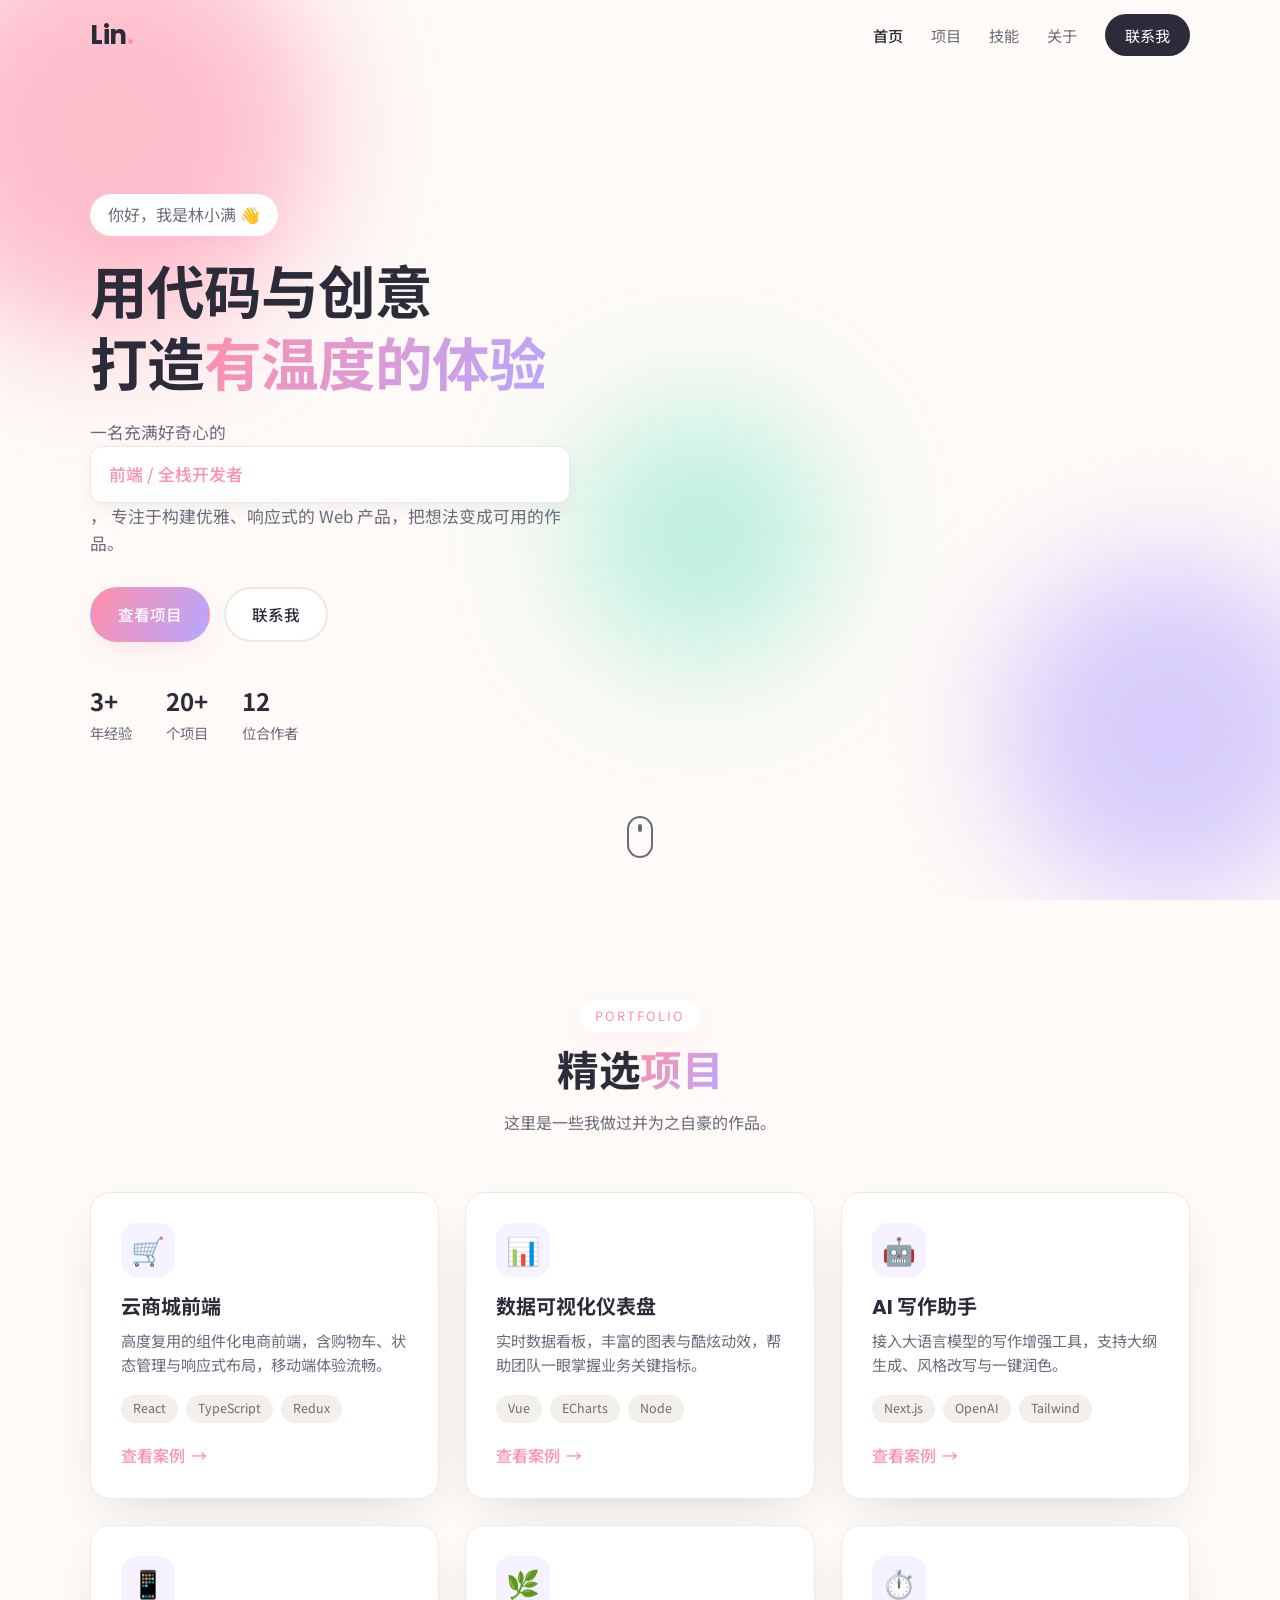
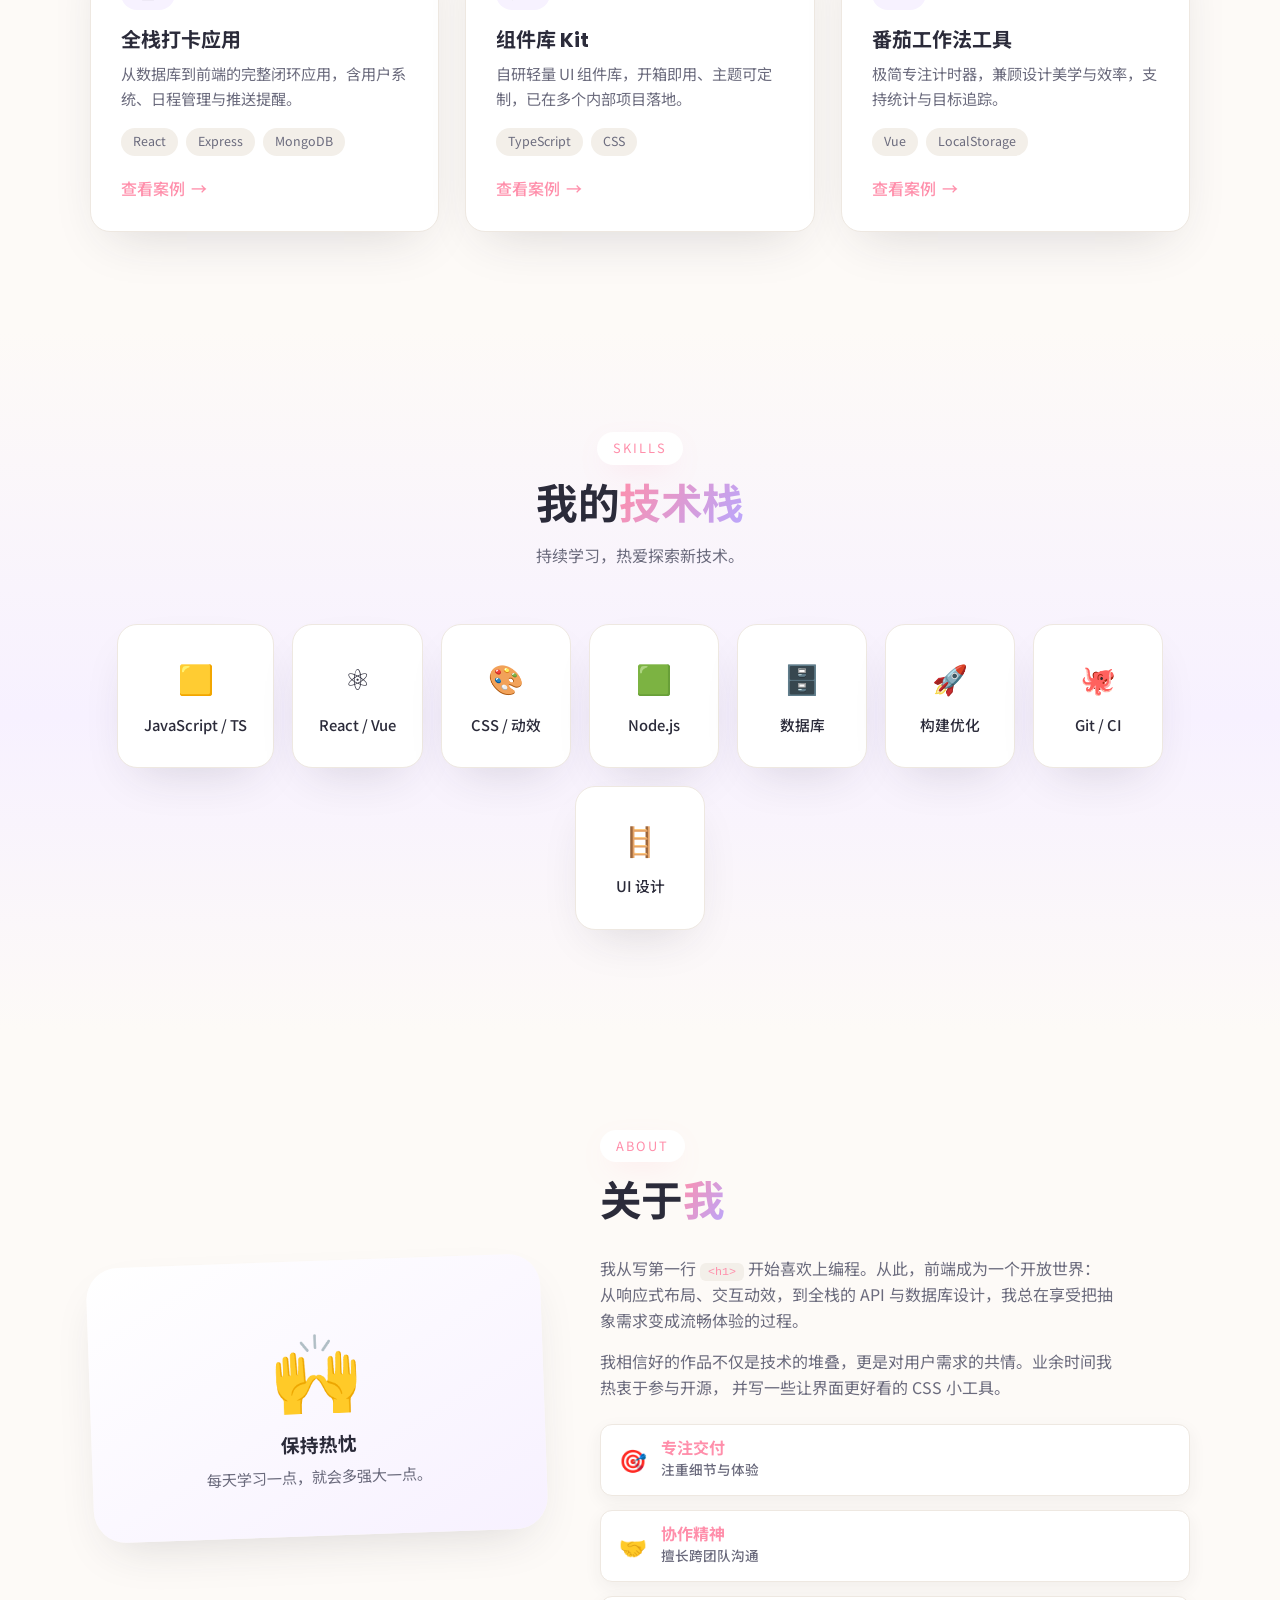
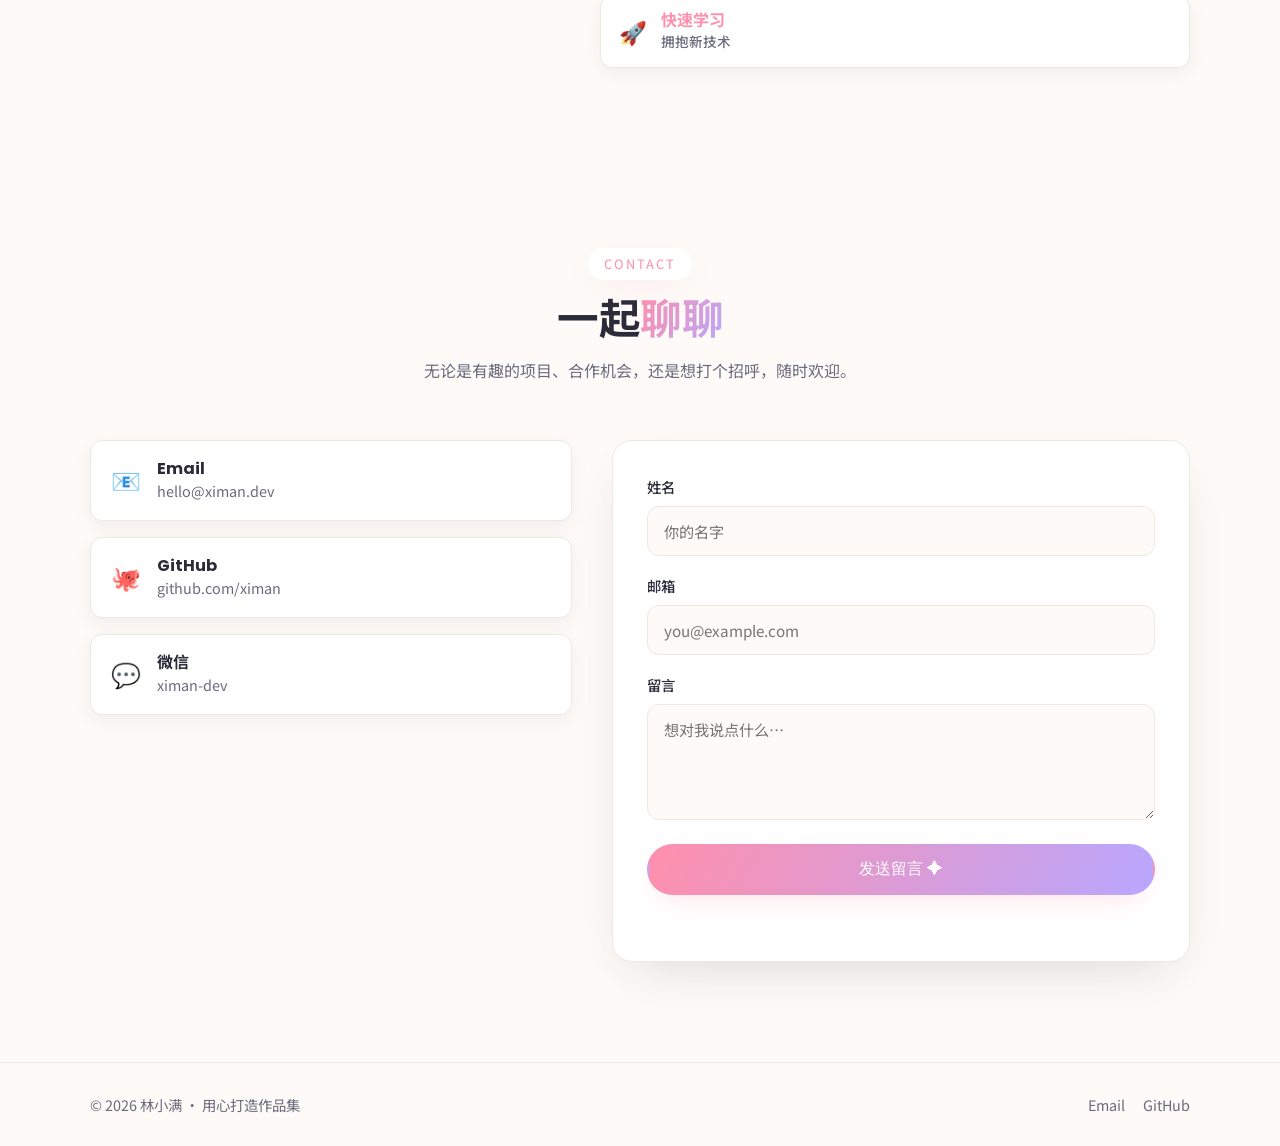
<file: lable02/index.html>
<!DOCTYPE html>
<html lang="zh-CN">
<head>
  <meta charset="UTF-8" />
  <meta name="viewport" content="width=device-width, initial-scale=1.0" />
  <title>林小满 · 前端 / 全栈开发者作品集</title>
  <meta name="description" content="林小满的个人作品集 — 前端 / 全栈开发者，展示项目、技术栈与联系方式。" />
  <link rel="preconnect" href="https://fonts.googleapis.com" />
  <link rel="preconnect" href="https://fonts.gstatic.com" crossorigin />
  <link href="https://fonts.googleapis.com/css2?family=Noto+Sans+SC:wght@300;400;500;700&family=Poppins:wght@400;500;600;700&display=swap" rel="stylesheet" />
  <link rel="stylesheet" href="css/style.css" />
</head>
<body>
  <!-- 顶栏导航 -->
  <header class="nav" id="nav">
    <div class="nav-inner container">
      <a href="#hero" class="nav-brand">Lin<span class="dot">.</span></a>
      <nav class="nav-links" id="navLinks">
        <a href="#home" class="nav-link active" data-section="home">首页</a>
        <a href="#projects" class="nav-link" data-section="projects">项目</a>
        <a href="#skills" class="nav-link" data-section="skills">技能</a>
        <a href="#about" class="nav-link" data-section="about">关于</a>
        <a href="#contact" class="nav-link btn-nav" data-section="contact">联系我</a>
      </nav>
      <button class="nav-toggle" id="navToggle" aria-label="打开菜单" aria-expanded="false">
        <span></span><span></span><span></span>
      </button>
    </div>
  </header>

  <!-- 英雄区 -->
  <section class="hero" id="home">
    <div class="blob blob-1"></div>
    <div class="blob blob-2"></div>
    <div class="blob blob-3"></div>
    <div class="container hero-content">
      <div class="hero-text">
        <p class="hero-eyebrow" data-reveal>你好，我是林小满 👋</p>
        <h1 class="hero-title" data-reveal>
          用代码与创意<br />打造<span class="grad">有温度的体验</span>
        </h1>
        <p class="hero-sub" data-reveal>
          一名充满好奇心的<span class="highlight">前端 / 全栈开发者</span>，
          专注于构建优雅、响应式的 Web 产品，把想法变成可用的作品。
        </p>
        <div class="hero-actions" data-reveal>
          <a href="#projects" class="btn btn-primary">查看项目</a>
          <a href="#contact" class="btn btn-ghost">联系我</a>
        </div>
        <div class="hero-meta" data-reveal>
          <div class="meta-item"><strong>3+</strong><span>年经验</span></div>
          <div class="meta-item"><strong>20+</strong><span>个项目</span></div>
          <div class="meta-item"><strong>12</strong><span>位合作者</span></div>
        </div>
      </div>
      <div class="hero-visual" data-reveal-delay>
        <div class="avatar-card">
          <div class="avatar-emoji">🧑‍💻</div>
          <div class="avatar-info">
            <h3>林小满</h3>
            <p>Web Developer</p>
          </div>
        </div>
        <div class="floating-chip chip-1">✨ React</div>
        <div class="floating-chip chip-2">⚡ Fast &amp; Responsive</div>
        <div class="floating-chip chip-3">💙 Clean Code</div>
      </div>
    </div>
    <a href="#projects" class="scroll-hint" aria-label="向下滚动">
      <span class="mouse"><span class="wheel"></span></span>
    </a>
  </section>

  <!-- 项目展示 -->
  <section class="section projects" id="projects">
    <div class="container">
      <div class="section-head" data-reveal>
        <span class="section-tag">Portfolio</span>
        <h2 class="section-title">精选<span class="grad">项目</span></h2>
        <p class="section-desc">这里是一些我做过并为之自豪的作品。</p>
      </div>
      <div class="projects-grid" id="projectsGrid"></div>
    </div>
  </section>

  <!-- 技能 -->
  <section class="section skills" id="skills">
    <div class="container">
      <div class="section-head" data-reveal>
        <span class="section-tag">Skills</span>
        <h2 class="section-title">我的<span class="grad">技术栈</span></h2>
        <p class="section-desc">持续学习，热爱探索新技术。</p>
      </div>
      <div class="skills-list" id="skillsList"></div>
    </div>
  </section>

  <!-- 关于我 -->
  <section class="section about" id="about">
    <div class="container about-grid">
      <div class="about-visual" data-reveal>
        <div class="about-card">
          <div class="about-emoji">🙌</div>
          <h3>保持热忱</h3>
          <p>每天学习一点，就会多强大一点。</p>
        </div>
      </div>
      <div class="about-text">
        <div class="section-head left" data-reveal>
          <span class="section-tag">About</span>
          <h2 class="section-title">关于<span class="grad">我</span></h2>
        </div>
        <p class="about-para" data-reveal>
          我从写第一行 <code>&lt;h1&gt;</code> 开始喜欢上编程。从此，前端成为一个开放世界：
          从响应式布局、交互动效，到全栈的 API 与数据库设计，我总在享受把抽象需求变成流畅体验的过程。
        </p>
        <p class="about-para" data-reveal>
          我相信好的作品不仅是技术的堆叠，更是对用户需求的共情。业余时间我热衷于参与开源，
          并写一些让界面更好看的 CSS 小工具。
        </p>
        <div class="about-highlights" data-reveal>
          <div class="highlight"><span class="h-icon">🎯</span><div><h4>专注交付</h4><p>注重细节与体验</p></div></div>
          <div class="highlight"><span class="h-icon">🤝</span><div><h4>协作精神</h4><p>擅长跨团队沟通</p></div></div>
          <div class="highlight"><span class="h-icon">🚀</span><div><h4>快速学习</h4><p>拥抱新技术</p></div></div>
        </div>
      </div>
    </div>
  </section>

  <!-- 联系 -->
  <section class="section contact" id="contact">
    <div class="container">
      <div class="section-head" data-reveal>
        <span class="section-tag">Contact</span>
        <h2 class="section-title">一起<span class="grad">聊聊</span></h2>
        <p class="section-desc">无论是有趣的项目、合作机会，还是想打个招呼，随时欢迎。</p>
      </div>
      <div class="contact-inner">
        <div class="contact-channels" data-reveal>
          <a href="mailto:hello@ximan.dev" class="channel-card">
            <span class="channel-icon">📧</span>
            <div><h4>Email</h4><p>hello@ximan.dev</p></div>
          </a>
          <a href="https://github.com" target="_blank" rel="noopener" class="channel-card">
            <span class="channel-icon">🐙</span>
            <div><h4>GitHub</h4><p>github.com/ximan</p></div>
          </a>
          <a href="https://weixin.qq.com" target="_blank" rel="noopener" class="channel-card">
            <span class="channel-icon">💬</span>
            <div><h4>微信</h4><p>ximan-dev</p></div>
          </a>
        </div>
        <form class="contact-form" id="contactForm" data-reveal>
          <div class="field">
            <label for="name">姓名</label>
            <input type="text" id="name" name="name" placeholder="你的名字" required />
          </div>
          <div class="field">
            <label for="email">邮箱</label>
            <input type="email" id="email" name="email" placeholder="you@example.com" required />
          </div>
          <div class="field">
            <label for="message">留言</label>
            <textarea id="message" name="message" rows="4" placeholder="想对我说点什么…" required></textarea>
          </div>
          <button type="submit" class="btn btn-primary btn-block">发送留言 ✦</button>
          <p class="form-note" id="formNote"></p>
        </form>
      </div>
    </div>
  </section>

  <!-- 页脚 -->
  <footer class="footer">
    <div class="container footer-inner">
      <p>© <span id="year"></span> 林小满 · 用心打造作品集</p>
      <p class="footer-links">
        <a href="mailto:hello@ximan.dev">Email</a>
        <a href="https://github.com" target="_blank" rel="noopener">GitHub</a>
      </p>
    </div>
  </footer>

  <script src="js/main.js"></script>
</body>
</html>
</file>
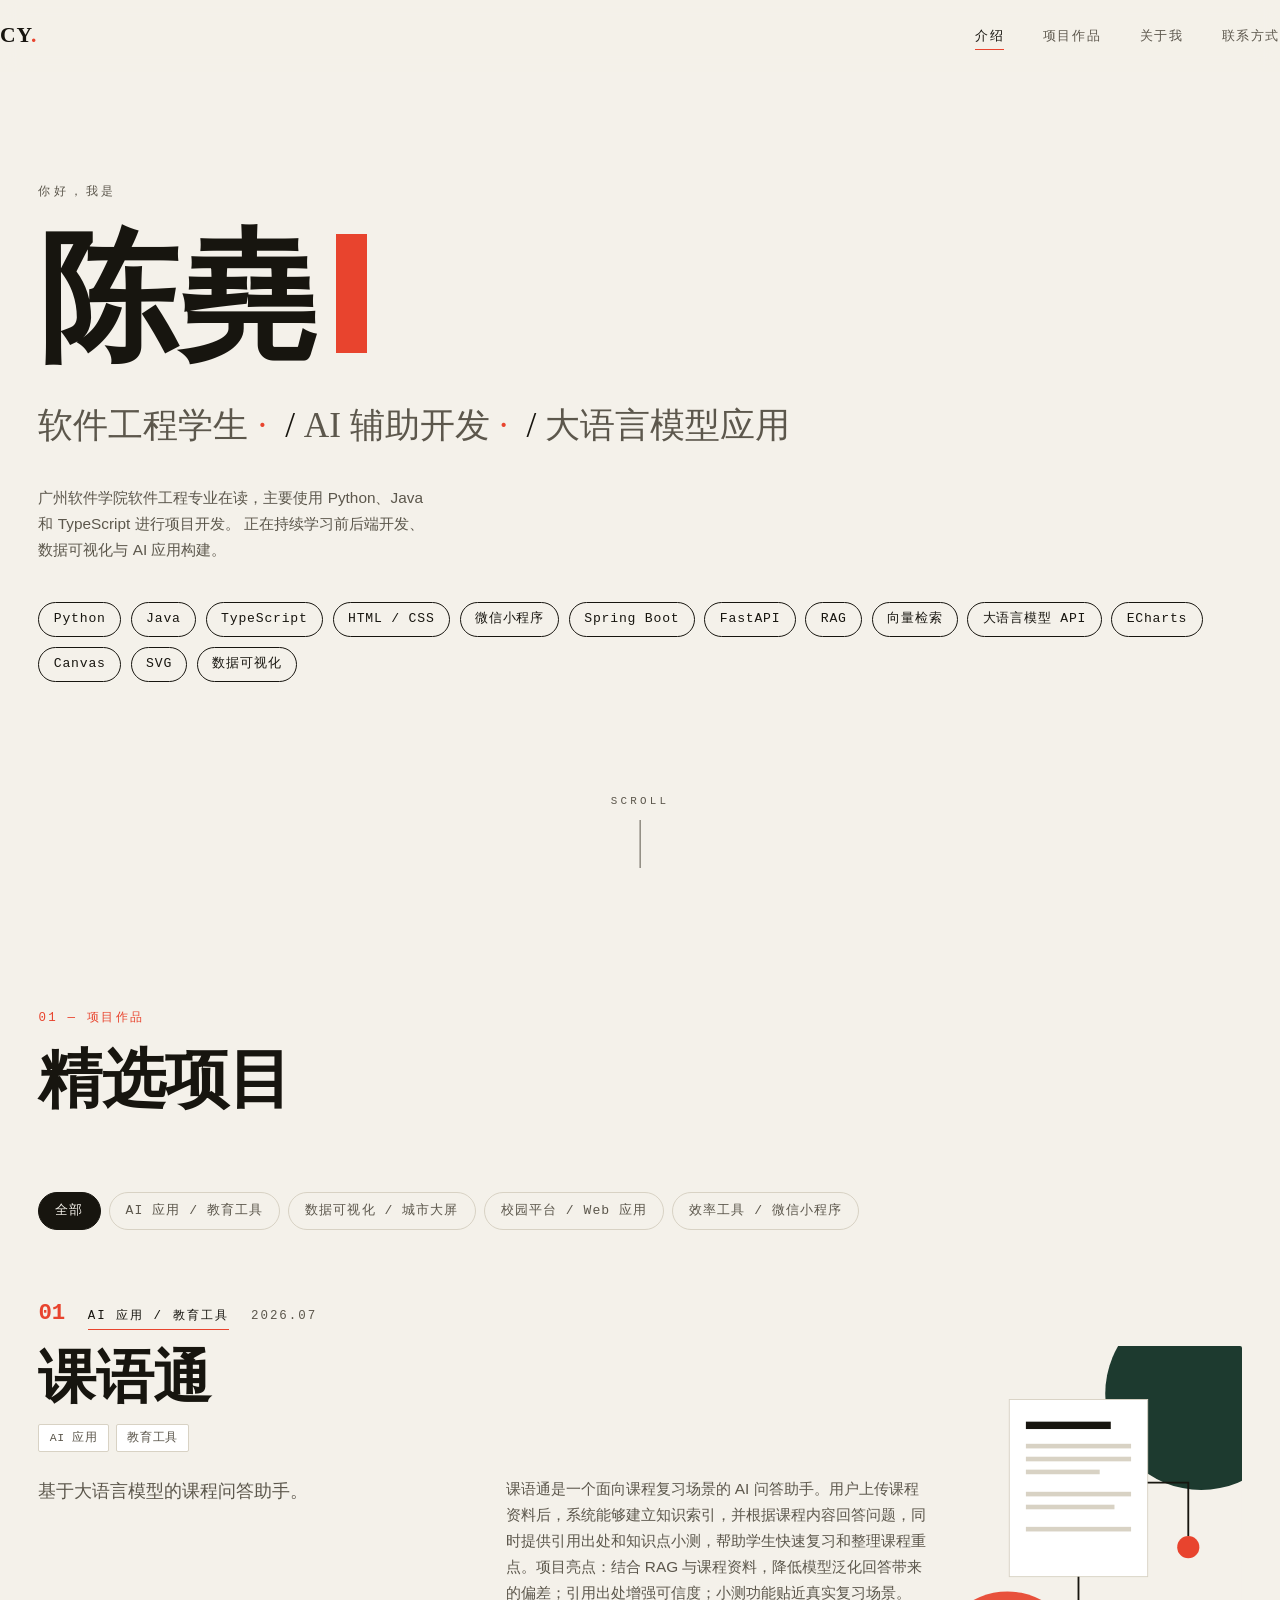
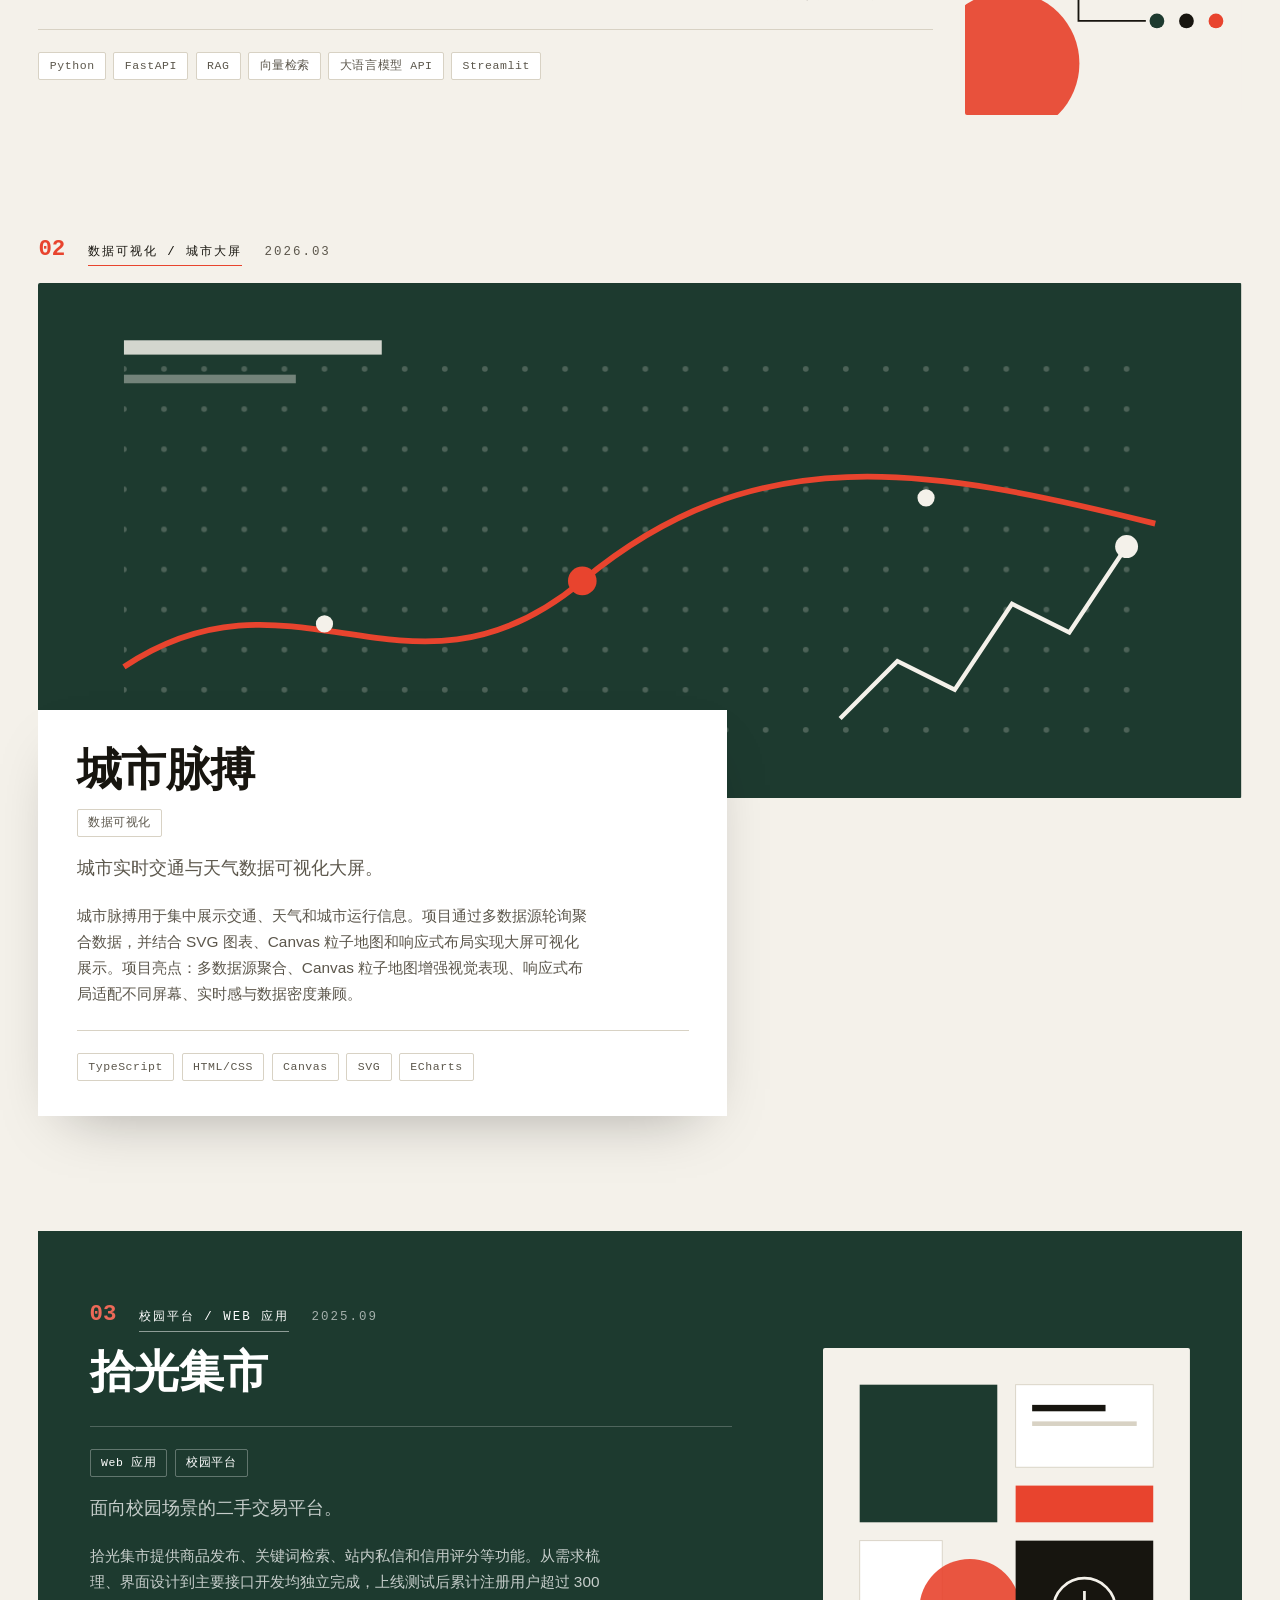
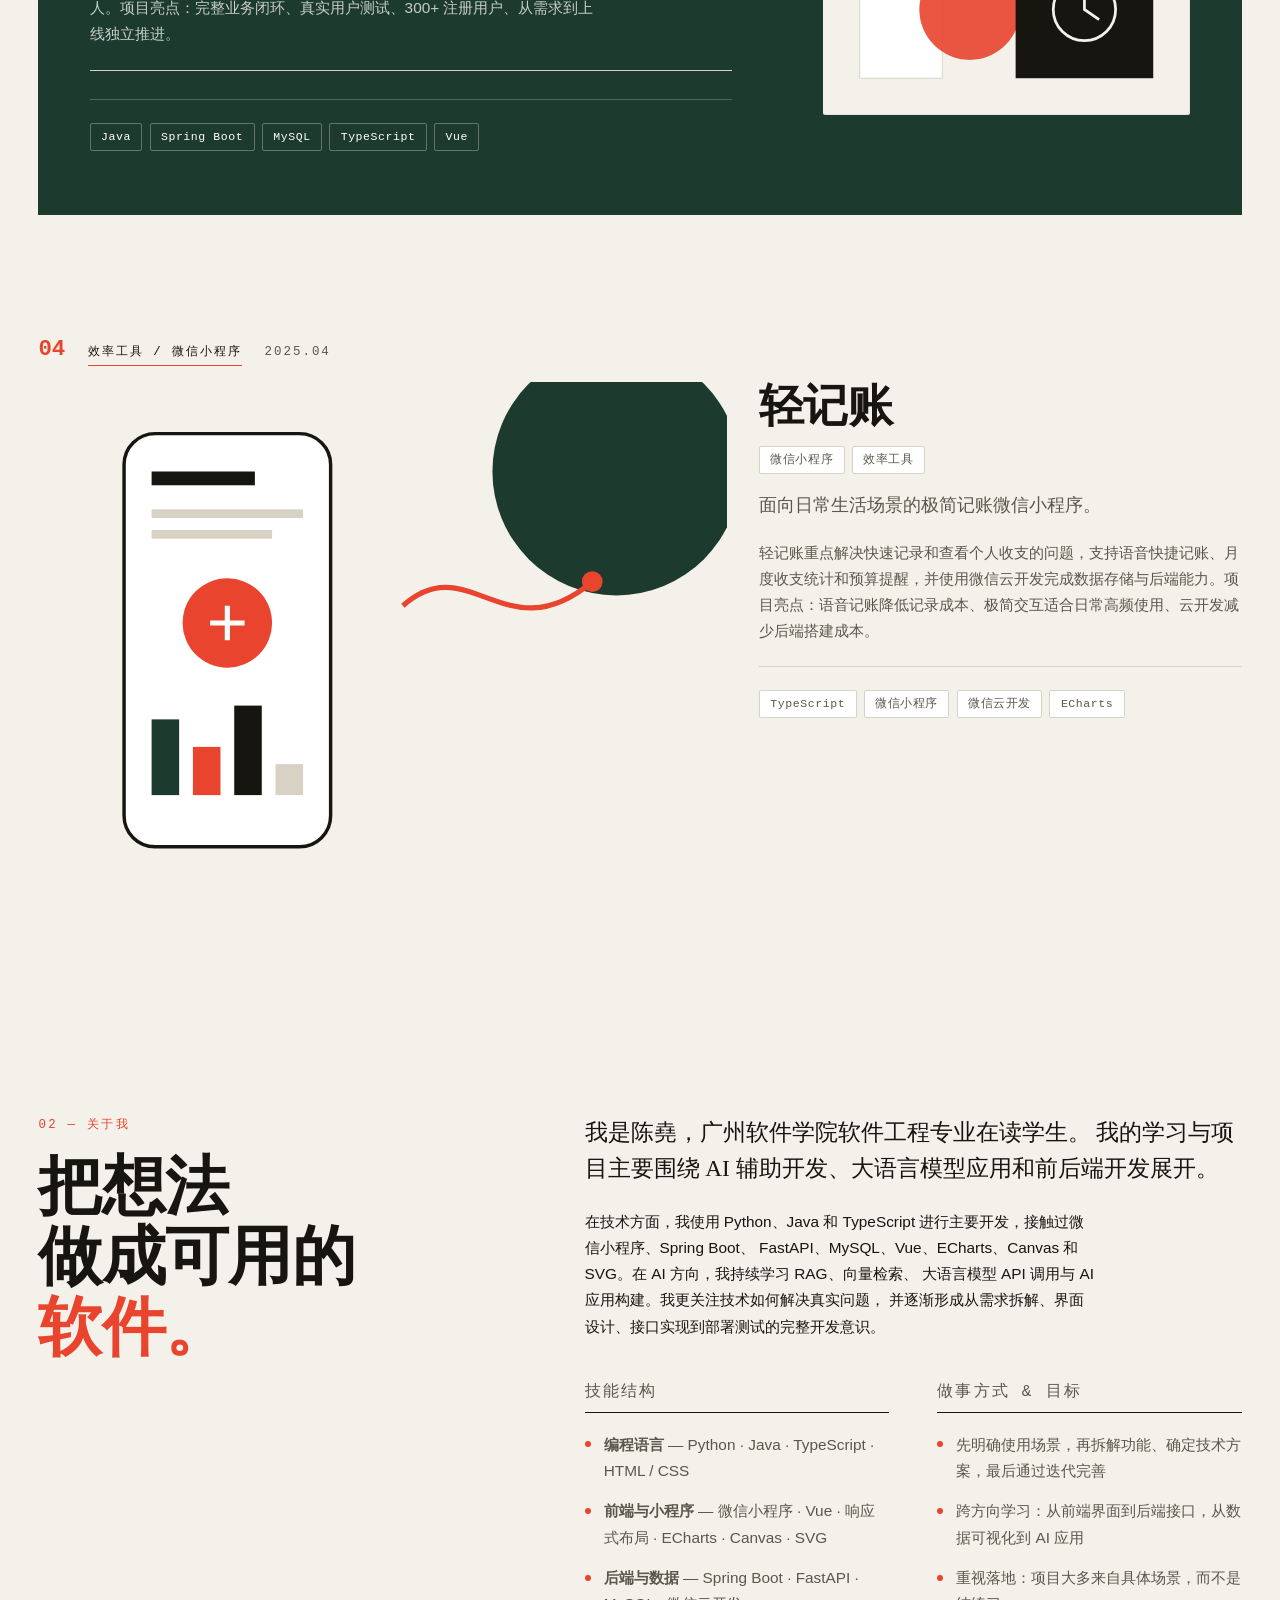
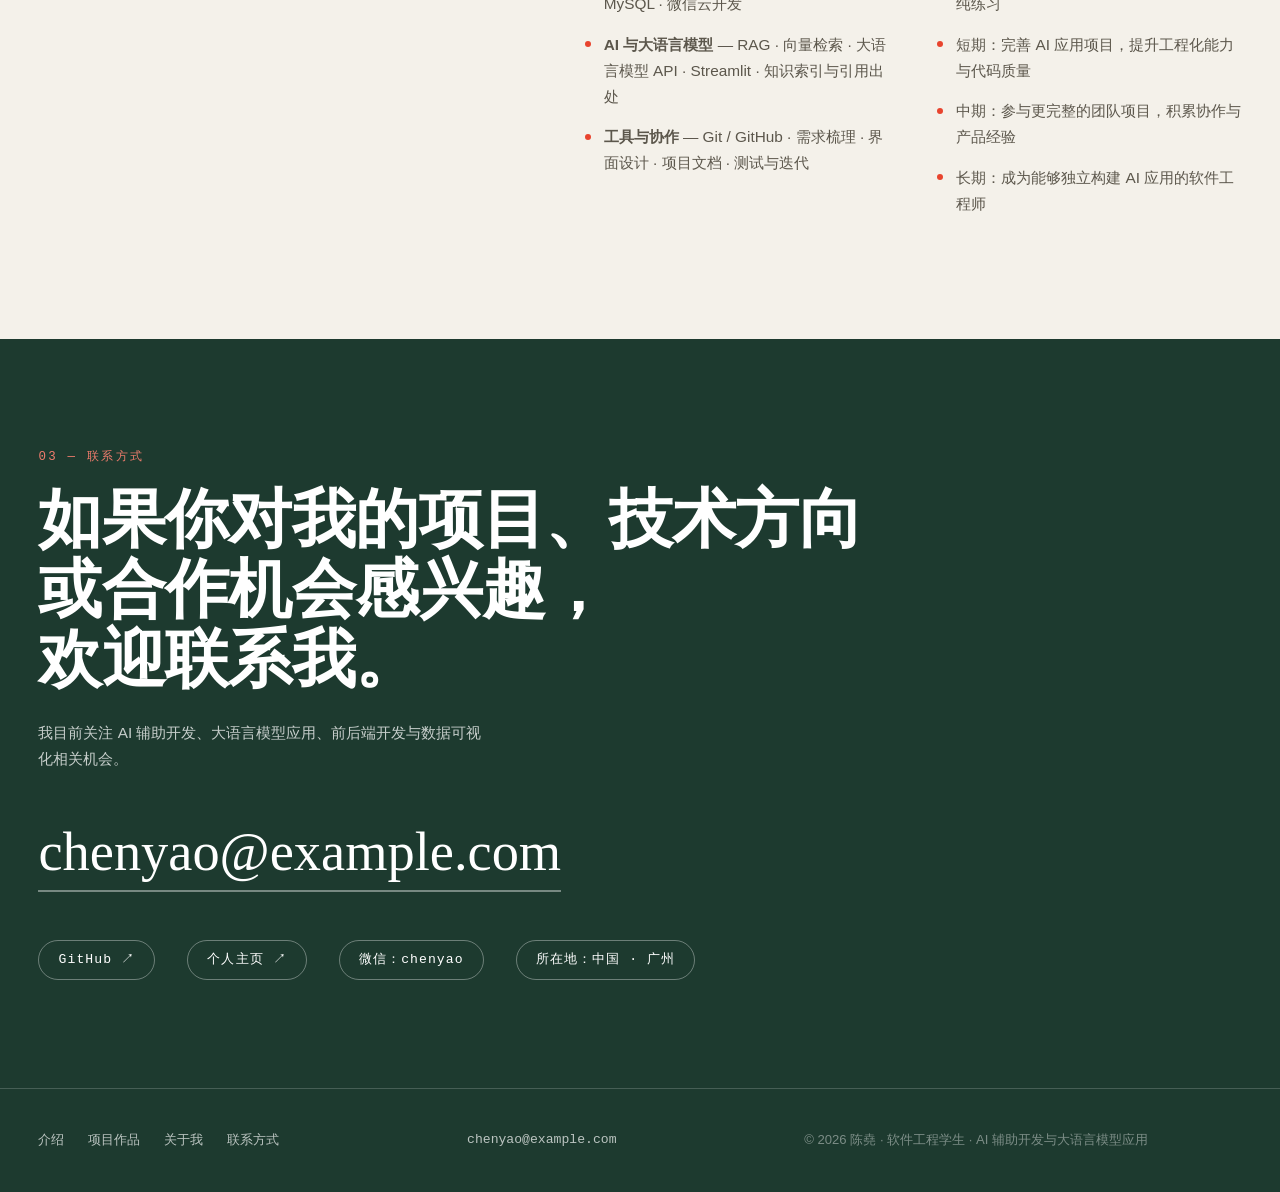
<file: lable03/index.html>
<!DOCTYPE html>
<html lang="zh-CN">
<head>
  <meta charset="UTF-8">
  <meta name="viewport" content="width=device-width, initial-scale=1.0">
  <title>陈堯 · 软件工程作品集</title>
  <meta name="description" content="陈堯的个人作品集 — 软件工程学生，关注 AI 辅助开发与大语言模型应用">
  <link rel="preconnect" href="https://fonts.googleapis.com">
  <link rel="stylesheet" href="css/base.css">
  <link rel="stylesheet" href="css/layout.css">
  <link rel="stylesheet" href="css/components.css">
  <link rel="stylesheet" href="css/projects.css">
  <link rel="stylesheet" href="css/responsive.css">
</head>
<body>

  <!-- ===== 顶部导航 ===== -->
  <header class="site-header" id="site-header">
    <div class="container header-inner">
      <a href="#intro" class="brand" aria-label="返回顶部">CY<span class="brand-dot">.</span></a>

      <nav class="site-nav" id="site-nav" aria-label="主导航">
        <ul class="nav-list">
          <li><a href="#intro" class="nav-link" data-section="intro">介绍</a></li>
          <li><a href="#works" class="nav-link" data-section="works">项目作品</a></li>
          <li><a href="#about" class="nav-link" data-section="about">关于我</a></li>
          <li><a href="#contact" class="nav-link" data-section="contact">联系方式</a></li>
        </ul>
      </nav>

      <button class="menu-toggle" id="menu-toggle" aria-expanded="false" aria-controls="site-nav" aria-label="打开菜单">
        <span class="menu-bar"></span>
        <span class="menu-bar"></span>
        <span class="menu-bar"></span>
      </button>
    </div>
  </header>

  <main>
    <!-- ===== 首屏 / 个人介绍 ===== -->
    <section id="intro" class="hero">
      <div class="container">
        <p class="hero-kicker reveal">你好，我是</p>
        <h1 class="hero-title reveal">
          陈堯<span class="accent-block"></span>
        </h1>
        <p class="hero-sub reveal">
          <em>软件工程学生</em> / <em>AI 辅助开发</em> / <em>大语言模型应用</em>
        </p>
        <p class="hero-desc reveal">
          广州软件学院软件工程专业在读，主要使用 Python、Java 和 TypeScript 进行项目开发。
          正在持续学习前后端开发、数据可视化与 AI 应用构建。
        </p>
        <ul class="skill-tags reveal" aria-label="技能关键词">
          <li>Python</li>
          <li>Java</li>
          <li>TypeScript</li>
          <li>HTML / CSS</li>
          <li>微信小程序</li>
          <li>Spring Boot</li>
          <li>FastAPI</li>
          <li>RAG</li>
          <li>向量检索</li>
          <li>大语言模型 API</li>
          <li>ECharts</li>
          <li>Canvas</li>
          <li>SVG</li>
          <li>数据可视化</li>
        </ul>
      </div>
      <a href="#works" class="scroll-hint" aria-label="向下滚动查看作品">
        <span class="scroll-hint-text">SCROLL</span>
        <span class="scroll-hint-line"></span>
      </a>
    </section>

    <!-- ===== 项目作品 ===== -->
    <section id="works" class="works">
      <div class="container">
        <div class="section-head">
          <p class="section-kicker">01 — 项目作品</p>
          <h2 class="section-title">精选项目</h2>
        </div>
        <div class="filter-bar" id="filter-bar" role="group" aria-label="按类别筛选项目">
          <!-- 筛选按钮由 JS 根据数据自动生成 -->
        </div>
        <div class="works-grid" id="works-grid">
          <!-- 项目卡片由 js/main.js 根据 js/projects.js 渲染 -->
        </div>
      </div>
    </section>

    <!-- ===== 关于我 ===== -->
    <section id="about" class="about">
      <div class="container about-grid">
        <div class="about-head">
          <p class="section-kicker">02 — 关于我</p>
          <h2 class="section-title">把想法<br>做成可用的<br><span class="text-accent">软件。</span></h2>
        </div>
        <div class="about-body">
          <p class="about-lead reveal">
            我是陈堯，广州软件学院软件工程专业在读学生。
            我的学习与项目主要围绕 AI 辅助开发、大语言模型应用和前后端开发展开。
          </p>
          <p class="reveal">
            在技术方面，我使用 Python、Java 和 TypeScript 进行主要开发，接触过微信小程序、Spring Boot、
            FastAPI、MySQL、Vue、ECharts、Canvas 和 SVG。在 AI 方向，我持续学习 RAG、向量检索、
            大语言模型 API 调用与 AI 应用构建。我更关注技术如何解决真实问题，
            并逐渐形成从需求拆解、界面设计、接口实现到部署测试的完整开发意识。
          </p>

          <div class="about-columns">
            <div class="about-col reveal">
              <h3 class="about-col-title">技能结构</h3>
              <ul class="dot-list">
                <li><strong>编程语言</strong> — Python · Java · TypeScript · HTML / CSS</li>
                <li><strong>前端与小程序</strong> — 微信小程序 · Vue · 响应式布局 · ECharts · Canvas · SVG</li>
                <li><strong>后端与数据</strong> — Spring Boot · FastAPI · MySQL · 微信云开发</li>
                <li><strong>AI 与大语言模型</strong> — RAG · 向量检索 · 大语言模型 API · Streamlit · 知识索引与引用出处</li>
                <li><strong>工具与协作</strong> — Git / GitHub · 需求梳理 · 界面设计 · 项目文档 · 测试与迭代</li>
              </ul>
            </div>
            <div class="about-col reveal">
              <h3 class="about-col-title">做事方式 &amp; 目标</h3>
              <ul class="dot-list">
                <li>先明确使用场景，再拆解功能、确定技术方案，最后通过迭代完善</li>
                <li>跨方向学习：从前端界面到后端接口，从数据可视化到 AI 应用</li>
                <li>重视落地：项目大多来自具体场景，而不是纯练习</li>
                <li>短期：完善 AI 应用项目，提升工程化能力与代码质量</li>
                <li>中期：参与更完整的团队项目，积累协作与产品经验</li>
                <li>长期：成为能够独立构建 AI 应用的软件工程师</li>
              </ul>
            </div>
          </div>
        </div>
      </div>
    </section>

    <!-- ===== 联系方式 ===== -->
    <section id="contact" class="contact">
      <div class="container">
        <p class="section-kicker">03 — 联系方式</p>
        <h2 class="section-title contact-title">如果你对我的项目、技术方向<br>或合作机会感兴趣，<br>欢迎联系我。</h2>
        <p class="contact-desc reveal">我目前关注 AI 辅助开发、大语言模型应用、前后端开发与数据可视化相关机会。</p>
        <a class="contact-mail" href="mailto:chenyao@example.com">chenyao@example.com</a>
        <ul class="social-links">
          <li><a href="https://github.com/xiaohe-dev" target="_blank" rel="noopener">GitHub ↗</a></li>
          <li><a href="https://chenyao.dev" target="_blank" rel="noopener">个人主页 ↗</a></li>
          <li><span>微信：chenyao</span></li>
          <li><span>所在地：中国 · 广州</span></li>
        </ul>
      </div>
    </section>
  </main>

  <!-- ===== 页脚 ===== -->
  <footer class="site-footer">
    <div class="container footer-inner">
      <nav class="footer-nav" aria-label="页脚导航">
        <a href="#intro">介绍</a>
        <a href="#works">项目作品</a>
        <a href="#about">关于我</a>
        <a href="#contact">联系方式</a>
      </nav>
      <a class="footer-mail" href="mailto:chenyao@example.com">chenyao@example.com</a>
      <p class="footer-copy">© 2026 陈堯 · 软件工程学生 · AI 辅助开发与大语言模型应用</p>
    </div>
  </footer>

  <script src="js/projects.js"></script>
  <script src="js/main.js"></script>
</body>
</html>
</file>
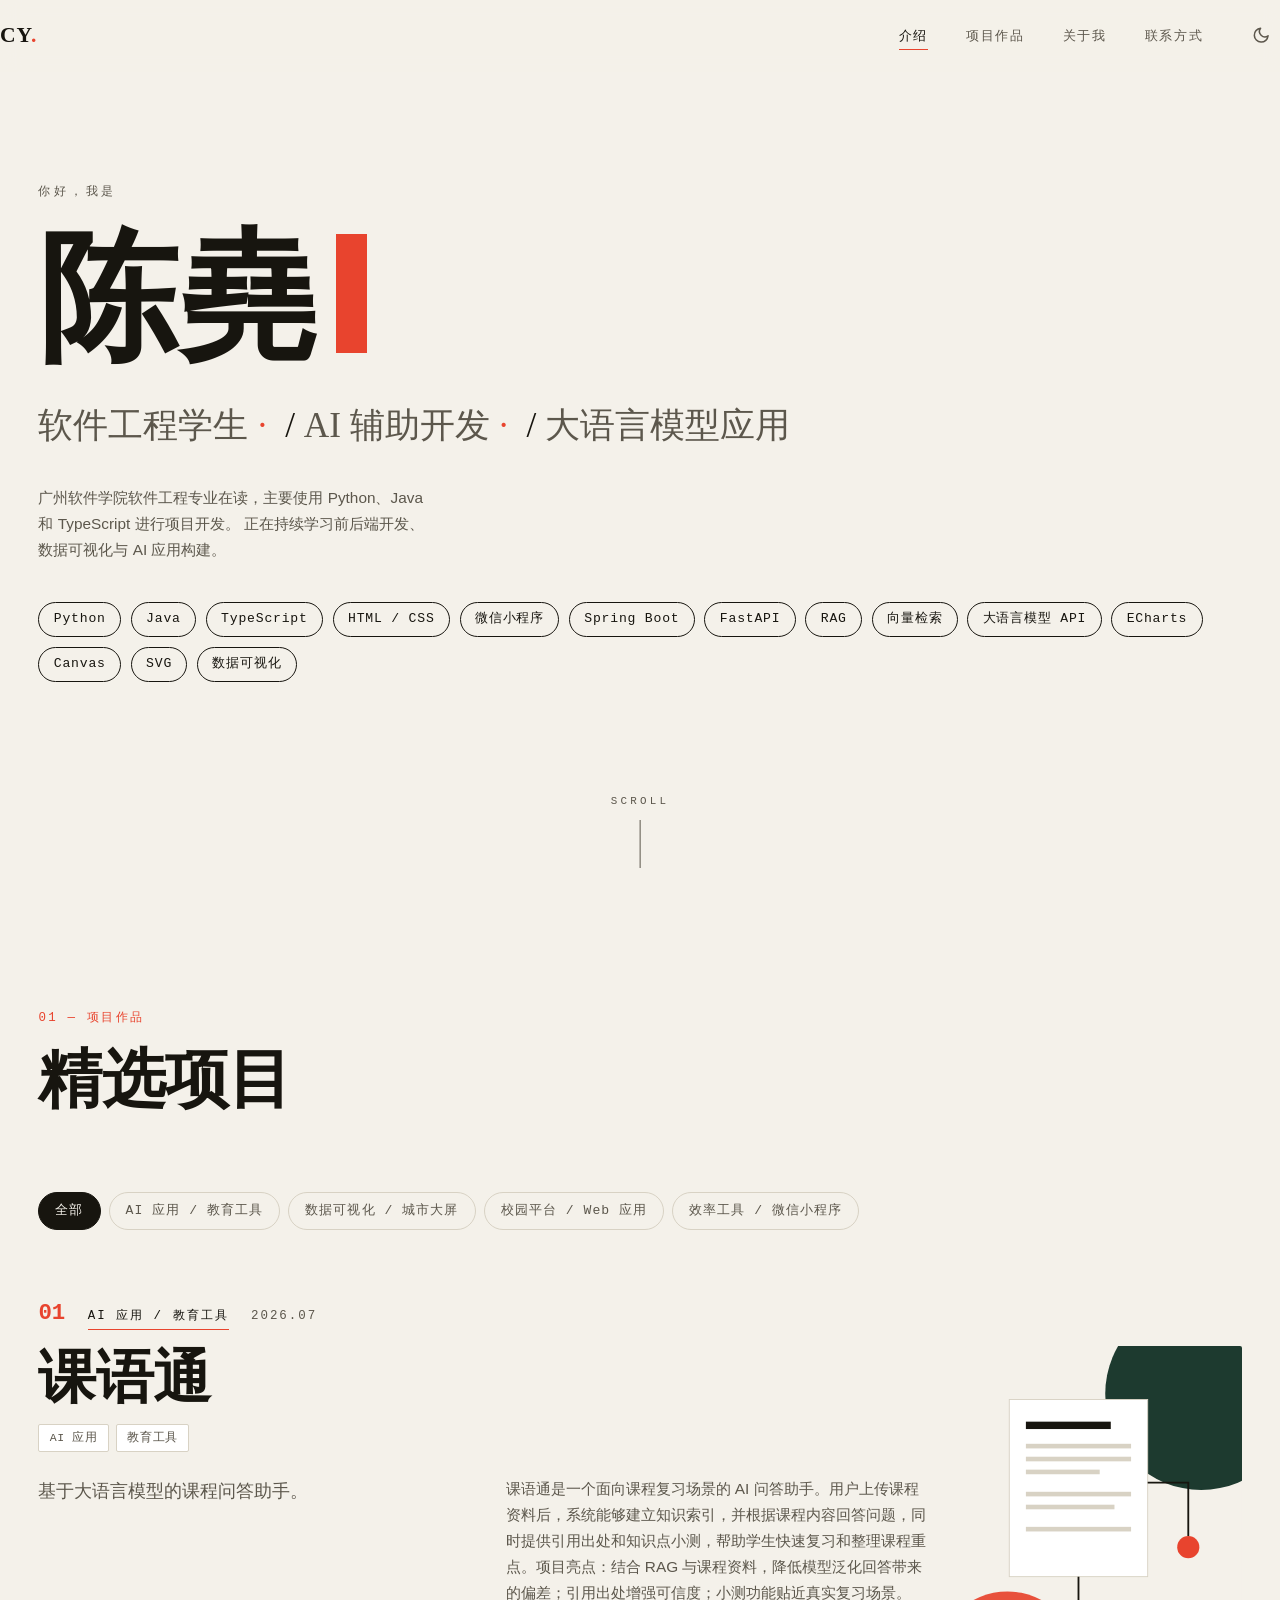
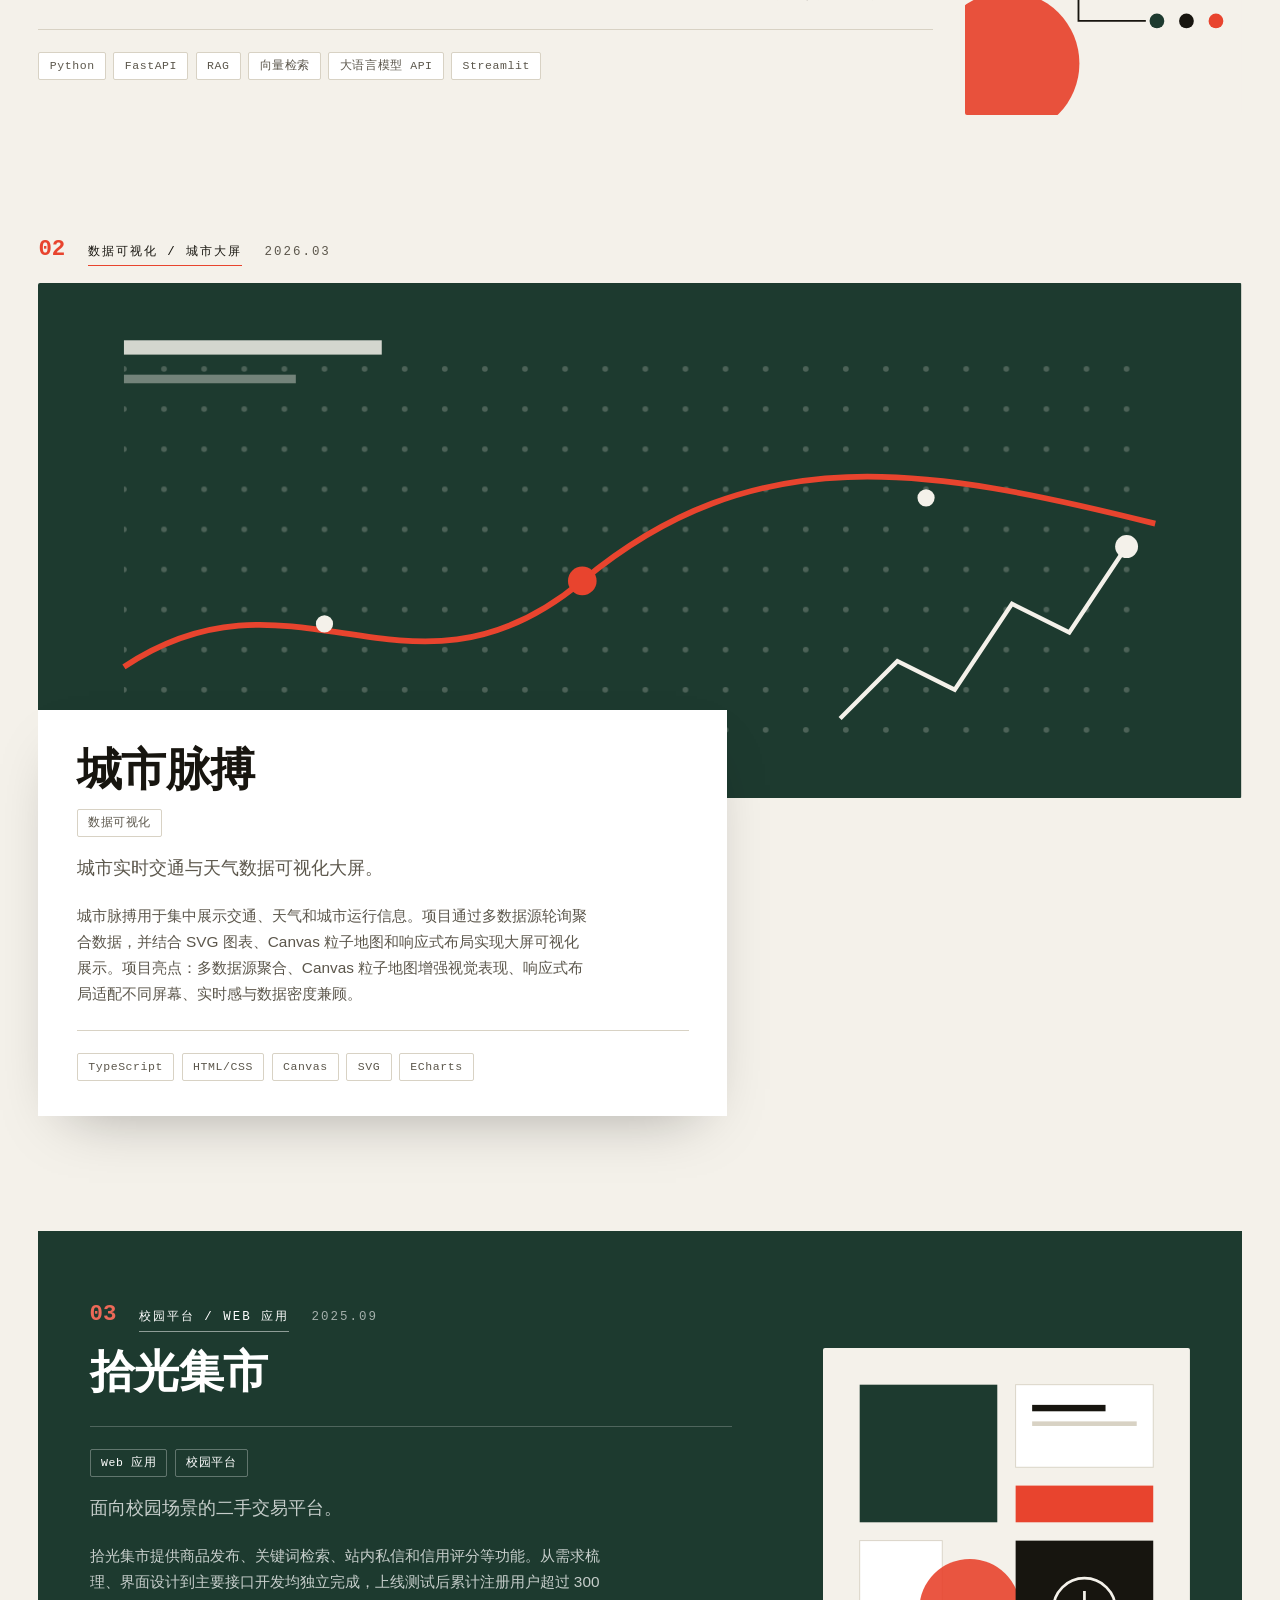
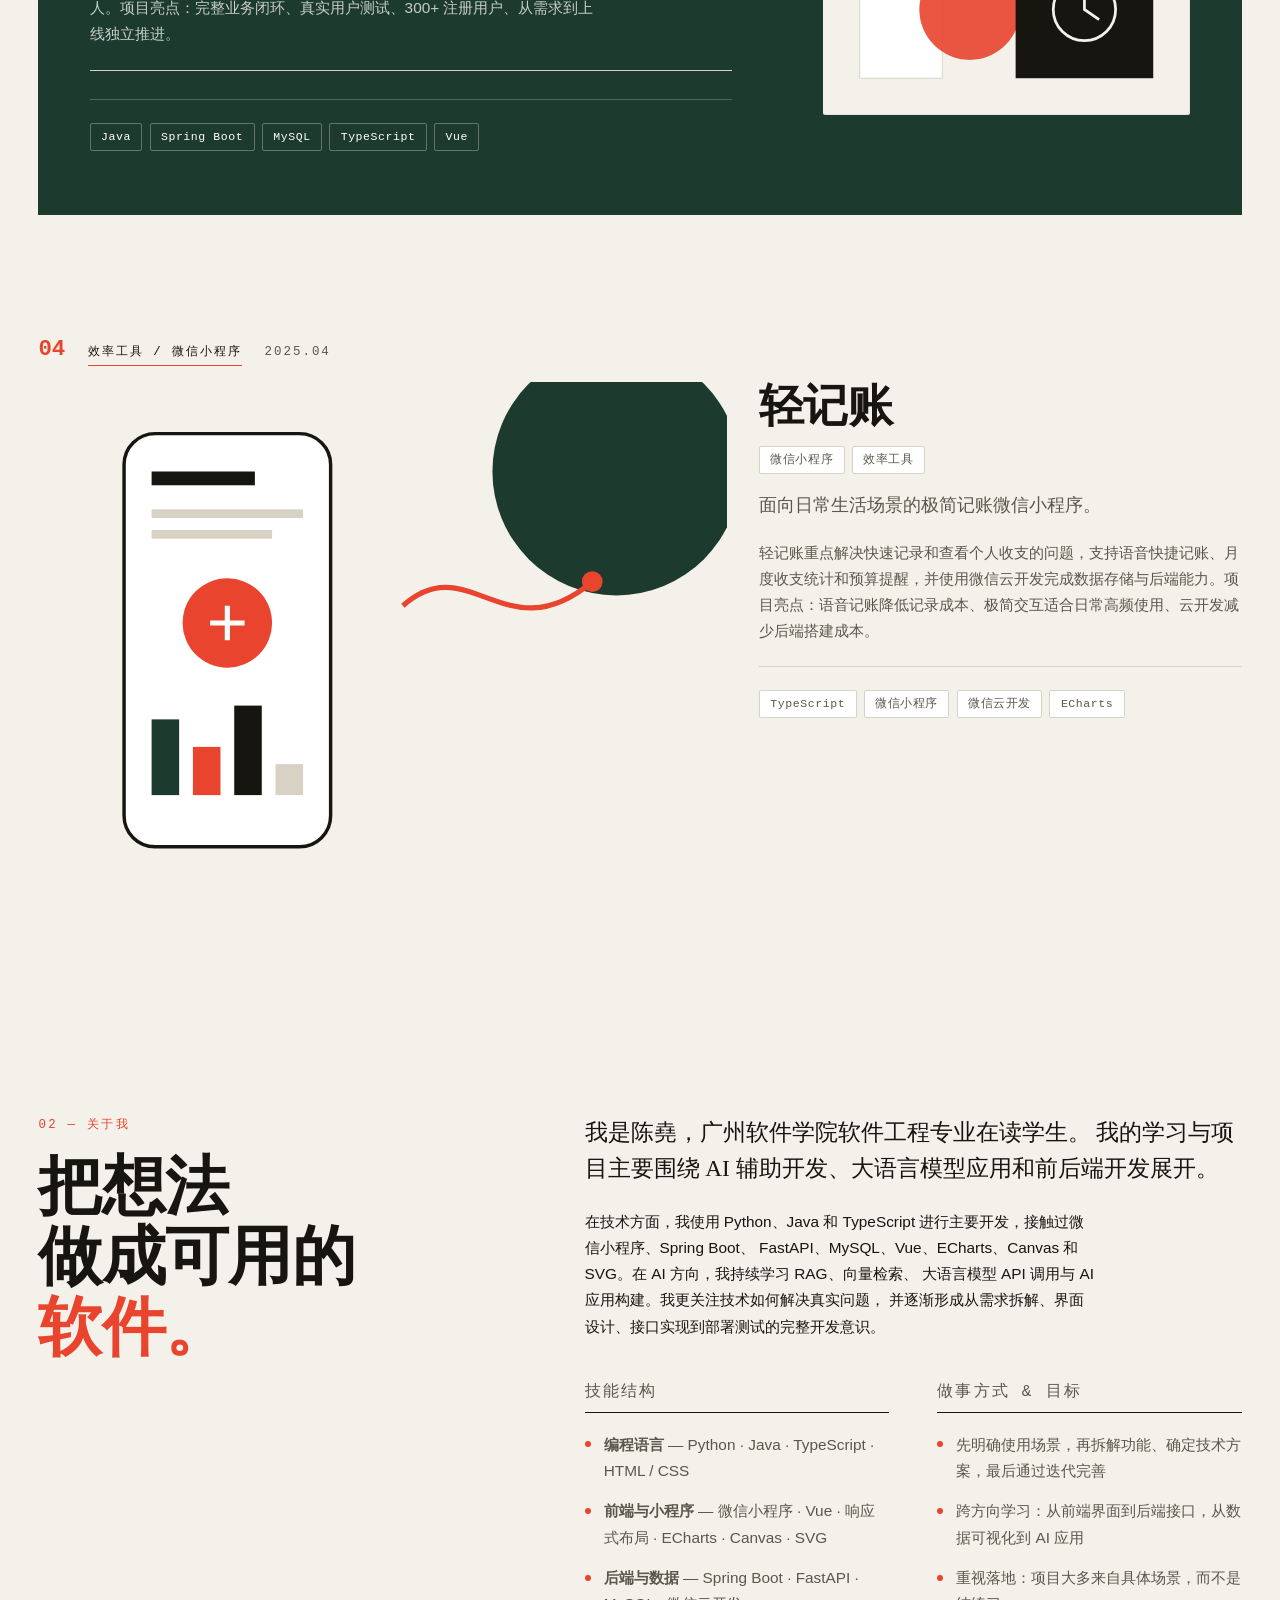
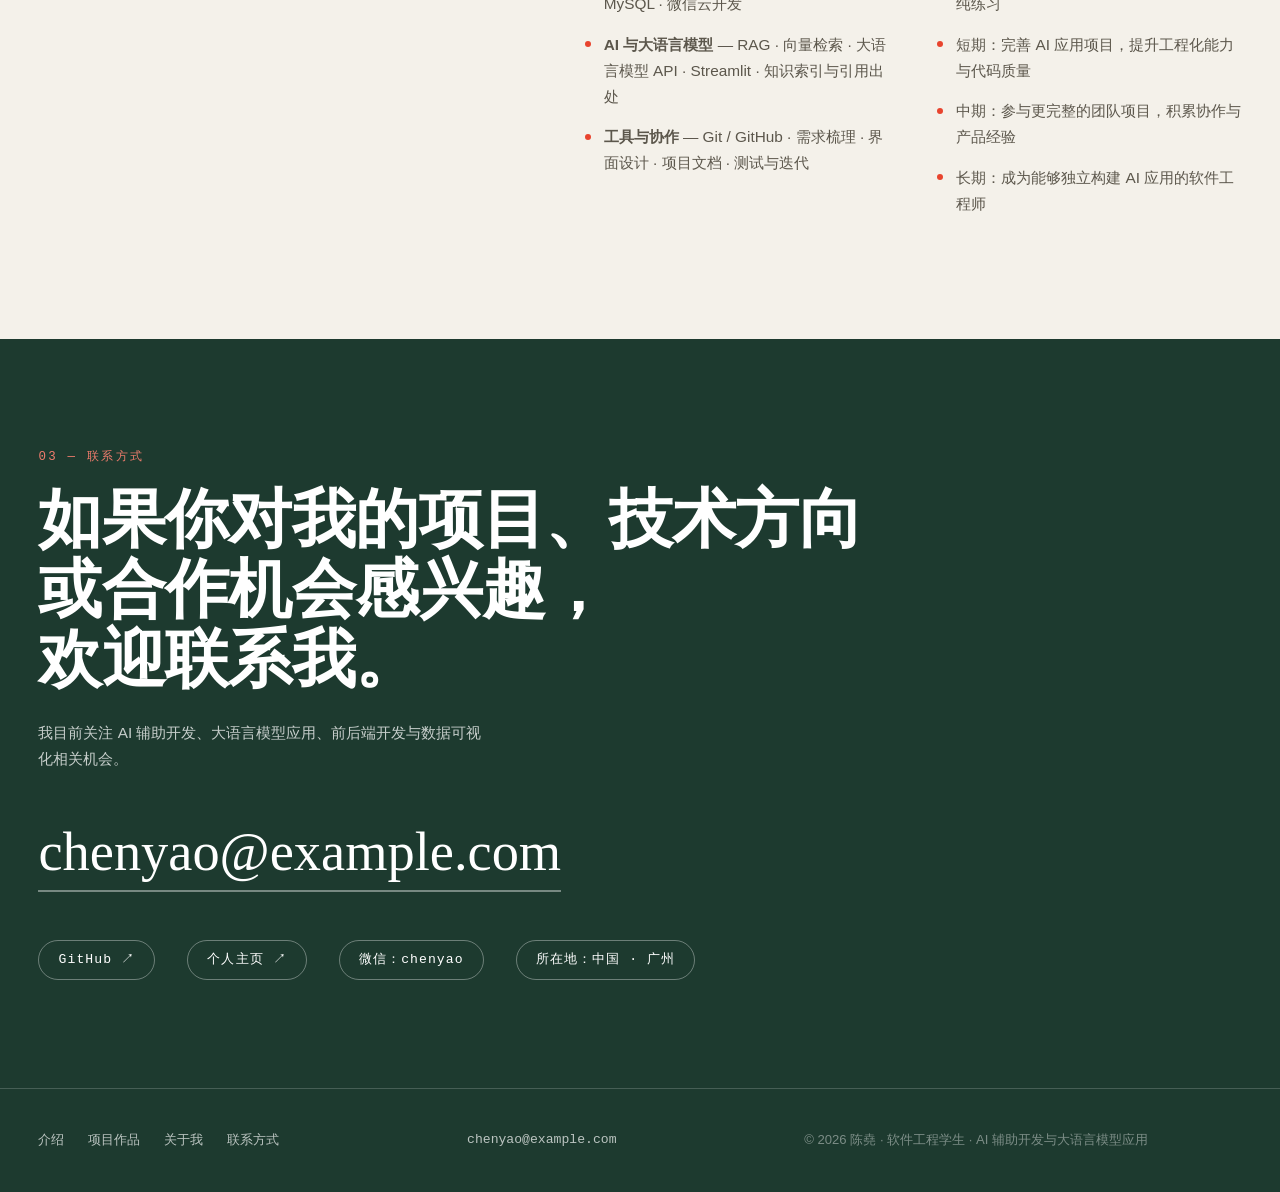
<file: lable04/index.html>
<!DOCTYPE html>
<html lang="zh-CN">
<head>
  <meta charset="UTF-8">
  <meta name="viewport" content="width=device-width, initial-scale=1.0">
  <title>陈堯 · 软件工程作品集</title>
  <meta name="description" content="陈堯的个人作品集 — 软件工程学生，关注 AI 辅助开发与大语言模型应用">
  <script>
    /* 主题初始化：在样式表加载前确定 data-theme，避免首屏闪烁（FOUC） */
    (function () {
      var stored = null;
      try { stored = localStorage.getItem("theme"); } catch (e) {}
      var theme = (stored === "light" || stored === "dark")
        ? stored
        : (window.matchMedia && window.matchMedia("(prefers-color-scheme: dark)").matches ? "dark" : "light");
      document.documentElement.setAttribute("data-theme", theme);
    })();
  </script>
  <link rel="preconnect" href="https://fonts.googleapis.com">
  <link rel="stylesheet" href="css/base.css">
  <link rel="stylesheet" href="css/layout.css">
  <link rel="stylesheet" href="css/components.css">
  <link rel="stylesheet" href="css/projects.css">
  <link rel="stylesheet" href="css/responsive.css">
</head>
<body>

  <!-- ===== 顶部导航 ===== -->
  <header class="site-header" id="site-header">
    <div class="container header-inner">
      <a href="#intro" class="brand" aria-label="返回顶部">CY<span class="brand-dot">.</span></a>

      <nav class="site-nav" id="site-nav" aria-label="主导航">
        <ul class="nav-list">
          <li><a href="#intro" class="nav-link" data-section="intro">介绍</a></li>
          <li><a href="#works" class="nav-link" data-section="works">项目作品</a></li>
          <li><a href="#about" class="nav-link" data-section="about">关于我</a></li>
          <li><a href="#contact" class="nav-link" data-section="contact">联系方式</a></li>
        </ul>
      </nav>

      <button class="theme-toggle" id="theme-toggle" type="button" aria-pressed="false" aria-label="切换为深色主题">
        <svg class="theme-icon theme-icon--moon" viewBox="0 0 24 24" fill="none" stroke="currentColor" stroke-width="2" stroke-linecap="round" stroke-linejoin="round" aria-hidden="true">
          <path d="M21 12.79A9 9 0 1 1 11.21 3 7 7 0 0 0 21 12.79z"></path>
        </svg>
        <svg class="theme-icon theme-icon--sun" viewBox="0 0 24 24" fill="none" stroke="currentColor" stroke-width="2" stroke-linecap="round" stroke-linejoin="round" aria-hidden="true">
          <circle cx="12" cy="12" r="4"></circle>
          <path d="M12 2v2M12 20v2M4.93 4.93l1.41 1.41M17.66 17.66l1.41 1.41M2 12h2M20 12h2M4.93 19.07l1.41-1.41M17.66 6.34l1.41-1.41"></path>
        </svg>
      </button>

      <button class="menu-toggle" id="menu-toggle" aria-expanded="false" aria-controls="site-nav" aria-label="打开菜单">
        <span class="menu-bar"></span>
        <span class="menu-bar"></span>
        <span class="menu-bar"></span>
      </button>
    </div>
  </header>

  <main>
    <!-- ===== 首屏 / 个人介绍 ===== -->
    <section id="intro" class="hero">
      <div class="container">
        <p class="hero-kicker reveal">你好，我是</p>
        <h1 class="hero-title reveal">
          陈堯<span class="accent-block"></span>
        </h1>
        <p class="hero-sub reveal">
          <em>软件工程学生</em> / <em>AI 辅助开发</em> / <em>大语言模型应用</em>
        </p>
        <p class="hero-desc reveal">
          广州软件学院软件工程专业在读，主要使用 Python、Java 和 TypeScript 进行项目开发。
          正在持续学习前后端开发、数据可视化与 AI 应用构建。
        </p>
        <ul class="skill-tags reveal" aria-label="技能关键词">
          <li>Python</li>
          <li>Java</li>
          <li>TypeScript</li>
          <li>HTML / CSS</li>
          <li>微信小程序</li>
          <li>Spring Boot</li>
          <li>FastAPI</li>
          <li>RAG</li>
          <li>向量检索</li>
          <li>大语言模型 API</li>
          <li>ECharts</li>
          <li>Canvas</li>
          <li>SVG</li>
          <li>数据可视化</li>
        </ul>
      </div>
      <a href="#works" class="scroll-hint" aria-label="向下滚动查看作品">
        <span class="scroll-hint-text">SCROLL</span>
        <span class="scroll-hint-line"></span>
      </a>
    </section>

    <!-- ===== 项目作品 ===== -->
    <section id="works" class="works">
      <div class="container">
        <div class="section-head">
          <p class="section-kicker">01 — 项目作品</p>
          <h2 class="section-title">精选项目</h2>
        </div>
        <div class="filter-bar" id="filter-bar" role="group" aria-label="按类别筛选项目">
          <!-- 筛选按钮由 JS 根据数据自动生成 -->
        </div>
        <div class="works-grid" id="works-grid">
          <!-- 项目卡片由 js/main.js 根据 js/projects.js 渲染 -->
        </div>
      </div>
    </section>

    <!-- ===== 关于我 ===== -->
    <section id="about" class="about">
      <div class="container about-grid">
        <div class="about-head">
          <p class="section-kicker">02 — 关于我</p>
          <h2 class="section-title">把想法<br>做成可用的<br><span class="text-accent">软件。</span></h2>
        </div>
        <div class="about-body">
          <p class="about-lead reveal">
            我是陈堯，广州软件学院软件工程专业在读学生。
            我的学习与项目主要围绕 AI 辅助开发、大语言模型应用和前后端开发展开。
          </p>
          <p class="reveal">
            在技术方面，我使用 Python、Java 和 TypeScript 进行主要开发，接触过微信小程序、Spring Boot、
            FastAPI、MySQL、Vue、ECharts、Canvas 和 SVG。在 AI 方向，我持续学习 RAG、向量检索、
            大语言模型 API 调用与 AI 应用构建。我更关注技术如何解决真实问题，
            并逐渐形成从需求拆解、界面设计、接口实现到部署测试的完整开发意识。
          </p>

          <div class="about-columns">
            <div class="about-col reveal">
              <h3 class="about-col-title">技能结构</h3>
              <ul class="dot-list">
                <li><strong>编程语言</strong> — Python · Java · TypeScript · HTML / CSS</li>
                <li><strong>前端与小程序</strong> — 微信小程序 · Vue · 响应式布局 · ECharts · Canvas · SVG</li>
                <li><strong>后端与数据</strong> — Spring Boot · FastAPI · MySQL · 微信云开发</li>
                <li><strong>AI 与大语言模型</strong> — RAG · 向量检索 · 大语言模型 API · Streamlit · 知识索引与引用出处</li>
                <li><strong>工具与协作</strong> — Git / GitHub · 需求梳理 · 界面设计 · 项目文档 · 测试与迭代</li>
              </ul>
            </div>
            <div class="about-col reveal">
              <h3 class="about-col-title">做事方式 &amp; 目标</h3>
              <ul class="dot-list">
                <li>先明确使用场景，再拆解功能、确定技术方案，最后通过迭代完善</li>
                <li>跨方向学习：从前端界面到后端接口，从数据可视化到 AI 应用</li>
                <li>重视落地：项目大多来自具体场景，而不是纯练习</li>
                <li>短期：完善 AI 应用项目，提升工程化能力与代码质量</li>
                <li>中期：参与更完整的团队项目，积累协作与产品经验</li>
                <li>长期：成为能够独立构建 AI 应用的软件工程师</li>
              </ul>
            </div>
          </div>
        </div>
      </div>
    </section>

    <!-- ===== 联系方式 ===== -->
    <section id="contact" class="contact">
      <div class="container">
        <p class="section-kicker">03 — 联系方式</p>
        <h2 class="section-title contact-title">如果你对我的项目、技术方向<br>或合作机会感兴趣，<br>欢迎联系我。</h2>
        <p class="contact-desc reveal">我目前关注 AI 辅助开发、大语言模型应用、前后端开发与数据可视化相关机会。</p>
        <a class="contact-mail" href="mailto:chenyao@example.com">chenyao@example.com</a>
        <ul class="social-links">
          <li><a href="https://github.com/xiaohe-dev" target="_blank" rel="noopener">GitHub ↗</a></li>
          <li><a href="https://chenyao.dev" target="_blank" rel="noopener">个人主页 ↗</a></li>
          <li><span>微信：chenyao</span></li>
          <li><span>所在地：中国 · 广州</span></li>
        </ul>
      </div>
    </section>
  </main>

  <!-- ===== 页脚 ===== -->
  <footer class="site-footer">
    <div class="container footer-inner">
      <nav class="footer-nav" aria-label="页脚导航">
        <a href="#intro">介绍</a>
        <a href="#works">项目作品</a>
        <a href="#about">关于我</a>
        <a href="#contact">联系方式</a>
      </nav>
      <a class="footer-mail" href="mailto:chenyao@example.com">chenyao@example.com</a>
      <p class="footer-copy">© 2026 陈堯 · 软件工程学生 · AI 辅助开发与大语言模型应用</p>
    </div>
  </footer>

  <script src="js/projects.js"></script>
  <script src="js/main.js"></script>
</body>
</html>
</file>
<file: lable02/css/style.css>
:root {
  /* 明亮柔和配色 */
  --bg: #fdfaf7;
  --surface: #ffffff;
  --ink: #2b2b3a;
  --muted: #6b6b7d;
  --line: #eee8e1;

  --pink: #ff8fab;
  --peach: #ffb88c;
  --lavender: #b8a7ff;
  --mint: #8ce8c9;
  --blue: #8ec8ff;

  --radius: 20px;
  --radius-sm: 12px;
  --shadow: 0 20px 50px -20px rgba(43, 43, 58, 0.18);
  --shadow-soft: 0 10px 30px -12px rgba(255, 143, 171, 0.35);
}

* { margin: 0; padding: 0; box-sizing: border-box; }

html { scroll-behavior: smooth; }

body {
  font-family: "Noto Sans SC", system-ui, -apple-system, sans-serif;
  background: var(--bg);
  color: var(--ink);
  line-height: 1.6;
  overflow-x: hidden;
}

h1, h2, h3, h4 {
  font-family: "Poppins", "Noto Sans SC", sans-serif;
  font-weight: 700;
  line-height: 1.25;
}

a { color: inherit; text-decoration: none; }
img { max-width: 100%; display: block; }
.container { width: min(1100px, 90%); margin-inline: auto; }

.grad {
  background: linear-gradient(120deg, var(--pink), var(--lavender));
  -webkit-background-clip: text;
  background-clip: text;
  -webkit-text-fill-color: transparent;
  color: transparent;
}

/* ---------- 顶部导航 ---------- */
.nav {
  position: fixed;
  inset: 0 0 auto 0;
  z-index: 50;
  padding: 14px 0;
  transition: background .3s, box-shadow .3s, padding .3s;
}
.nav.scrolled {
  background: rgba(255, 255, 255, .85);
  backdrop-filter: blur(14px);
  box-shadow: 0 4px 20px rgba(43, 43, 58, .06);
  padding: 10px 0;
}
.nav-inner {
  display: flex;
  align-items: center;
  justify-content: space-between;
}
.nav-brand { font-family: "Poppins"; font-weight: 700; font-size: 1.6rem; letter-spacing: -.5px; }
.nav-brand .dot { color: var(--pink); }
.nav-links { display: flex; align-items: center; gap: 28px; }
.nav-link { font-size: .95rem; color: var(--muted); transition: color .2s; position: relative; }
.nav-link:hover { color: var(--ink); }
.nav-link.active { color: var(--ink); font-weight: 500; }
.btn-nav {
  padding: 9px 20px;
  border-radius: 50px;
  background: var(--ink);
  color: #fff !important;
  transition: transform .2s, box-shadow .2s;
}
.btn-nav:hover { transform: translateY(-2px); box-shadow: 0 8px 20px rgba(43,43,58,.25); }

.nav-toggle { display: none; flex-direction: column; gap: 5px; background: none; border: 0; cursor: pointer; padding: 6px; }
.nav-toggle span { width: 24px; height: 2.5px; background: var(--ink); border-radius: 3px; transition: .3s; }
.nav-toggle.open span:nth-child(1) { transform: translateY(7.5px) rotate(45deg); }
.nav-toggle.open span:nth-child(2) { opacity: 0; }
.nav-toggle.open span:nth-child(3) { transform: translateY(-7.5px) rotate(-45deg); }

/* ---------- 英雄区 ---------- */
.hero {
  position: relative;
  min-height: 100vh;
  display: flex;
  align-items: center;
  padding: 120px 0 80px;
  overflow: hidden;
}
.blob {
  position: absolute;
  border-radius: 50%;
  filter: blur(60px);
  opacity: .55;
  z-index: 0;
  animation: float 9s ease-in-out infinite;
}
.blob-1 { width: 420px; height: 420px; background: var(--pink); top: -80px; left: -100px; }
.blob-2 { width: 340px; height: 340px; background: var(--lavender); bottom: 0; right: -60px; animation-delay: -3s; }
.blob-3 { width: 260px; height: 260px; background: var(--mint); top: 45%; right: 35%; animation-delay: -6s; }
@keyframes float { 0%,100% { transform: translateY(0); } 50% { transform: translateY(-22px); } }

.hero-content {
  position: relative;
  z-index: 1;
  display: grid;
  grid-template-columns: 1.15fr 1fr;
  gap: 48px;
  align-items: center;
}
.hero-eyebrow {
  display: inline-block;
  font-size: 1rem;
  color: var(--muted);
  background: #fff;
  padding: 8px 18px;
  border-radius: 50px;
  box-shadow: var(--shadow-soft);
  margin-bottom: 22px;
}
.hero-title { font-size: clamp(2.4rem, 5vw, 3.6rem); letter-spacing: -1px; margin-bottom: 18px; }
.hero-sub { font-size: 1.05rem; color: var(--muted); max-width: 480px; margin-bottom: 30px; }
.highlight { color: var(--pink); font-weight: 500; }

.hero-actions { display: flex; gap: 14px; margin-bottom: 40px; flex-wrap: wrap; }
.btn {
  display: inline-flex;
  align-items: center;
  justify-content: center;
  padding: 13px 26px;
  border-radius: 50px;
  font-weight: 500;
  font-size: .98rem;
  border: 2px solid transparent;
  cursor: pointer;
  transition: transform .2s, box-shadow .2s, background .2s;
}
.btn-primary { background: linear-gradient(120deg, var(--pink), var(--lavender)); color: #fff; box-shadow: var(--shadow-soft); }
.btn-primary:hover { transform: translateY(-3px); box-shadow: 0 14px 28px rgba(255,143,171,.4); }
.btn-ghost { background: #fff; border-color: var(--line); color: var(--ink); }
.btn-ghost:hover { border-color: var(--pink); color: var(--pink); transform: translateY(-3px); }
.btn-block { width: 100%; }

.hero-meta { display: flex; gap: 34px; }
.meta-item strong { display: block; font-size: 1.5rem; color: var(--ink); }
.meta-item span { color: var(--muted); font-size: .9rem; }

.hero-visual { position: relative; }
.avatar-card {
  background: var(--surface);
  border-radius: 32px;
  padding: 40px;
  text-align: center;
  box-shadow: var(--shadow);
  transform: rotate(2deg);
  transition: transform .4s;
}
.avatar-card:hover { transform: rotate(0) translateY(-6px); }
.avatar-emoji { font-size: 5.5rem; margin-bottom: 12px; }
.avatar-card h3 { font-size: 1.4rem; }
.avatar-card p { color: var(--muted); }
.floating-chip {
  position: absolute;
  background: #fff;
  padding: 10px 18px;
  border-radius: 50px;
  box-shadow: var(--shadow-soft);
  font-size: .9rem;
  font-weight: 500;
  animation: float 6s ease-in-out infinite;
}
.chip-1 { top: 8%; right: -6%; }
.chip-2 { bottom: 18%; left: -10%; animation-delay: -2s; }
.chip-3 { top: 48%; right: -14%; animation-delay: -4s; }
[data-reveal-delay] .avatar-card { animation: pop .7s .1s both; }

.scroll-hint { position: absolute; bottom: 42px; left: 50%; transform: translateX(-50%); z-index: 1; }
.mouse { width: 26px; height: 42px; border: 2px solid var(--muted); border-radius: 20px; display: flex; justify-content: center; padding-top: 6px; }
.wheel { width: 4px; height: 8px; border-radius: 3px; background: var(--muted); animation: wheel 1.6s infinite; }
@keyframes wheel { 0% { opacity: 0; transform: translateY(-4px);} 30% { opacity: 1;} 100% { opacity: 0; transform: translateY(10px);} }

/* ---------- 通用区块 ---------- */
.section { padding: 100px 0; }
.section-head { text-align: center; max-width: 560px; margin: 0 auto 56px; }
.section-head.left { text-align: left; margin: 0 0 28px; }
.section-tag {
  display: inline-block;
  font-size: .8rem;
  letter-spacing: 2px;
  text-transform: uppercase;
  color: var(--pink);
  background: #fff;
  padding: 6px 16px;
  border-radius: 50px;
  box-shadow: var(--shadow-soft);
  margin-bottom: 14px;
}
.section-title { font-size: clamp(1.9rem, 4vw, 2.6rem); letter-spacing: -.5px; margin-bottom: 12px; }
.section-desc { color: var(--muted); }

/* ---------- 项目 ---------- */
.projects-grid {
  display: grid;
  grid-template-columns: repeat(3, 1fr);
  gap: 26px;
}
.project-card {
  position: relative;
  background: var(--surface);
  border-radius: var(--radius);
  padding: 30px;
  box-shadow: var(--shadow);
  transition: transform .3s, box-shadow .3s;
  overflow: hidden;
  border: 1px solid var(--line);
}
.project-card::before {
  content: "";
  position: absolute;
  inset: 0;
  background: linear-gradient(120deg, var(--pink), var(--lavender));
  opacity: 0;
  transition: opacity .35s;
}
.project-card:hover { transform: translateY(-8px); box-shadow: var(--shadow-soft); }
.project-card:hover::before { opacity: .06; }
.project-emoji {
  display: inline-flex;
  align-items: center;
  justify-content: center;
  width: 54px; height: 54px;
  border-radius: 16px;
  font-size: 1.7rem;
  background: #f7f2ff;
  margin-bottom: 18px;
}
.project-card h3 { font-size: 1.25rem; margin-bottom: 8px; }
.project-card p { color: var(--muted); font-size: .95rem; margin-bottom: 18px; }
.project-tags { display: flex; flex-wrap: wrap; gap: 8px; }
.project-tags span {
  font-size: .78rem;
  padding: 4px 12px;
  border-radius: 50px;
  background: #f3efe9;
  color: var(--muted);
}
.project-link { display: inline-flex; align-items: center; gap: 6px; margin-top: 20px; font-weight: 500; color: var(--pink); }
.project-link .arrow { transition: transform .25s; }
.project-card:hover .project-link .arrow { transform: translateX(4px); }

/* ---------- 技能 ---------- */
.skills {
  background: linear-gradient(180deg, #fdfaf7, #f7f1ff 55%, #fdfaf7);
}
.skills-list { display: flex; flex-wrap: wrap; justify-content: center; gap: 18px; }
.skill-item {
  background: #fff;
  padding: 30px 26px;
  border-radius: var(--radius);
  box-shadow: var(--shadow);
  text-align: center;
  min-width: 130px;
  border: 1px solid var(--line);
  transition: transform .3s, box-shadow .3s;
}
.skill-item:hover { transform: translateY(-6px) scale(1.02); box-shadow: var(--shadow-soft); }
.skill-icon { font-size: 1.8rem; display: block; margin-bottom: 10px; }
.skill-name { font-weight: 500; font-size: .92rem; }

/* ---------- 关于 ---------- */
.about-grid { display: grid; grid-template-columns: 1fr 1.3fr; gap: 56px; align-items: center; }
.about-card {
  background: linear-gradient(150deg, #fff, #f7f1ff);
  border-radius: 32px;
  padding: 48px 40px;
  text-align: center;
  box-shadow: var(--shadow);
  transform: rotate(-2deg);
}
.about-card:hover { transform: rotate(0) translateY(-6px); }
.about-emoji { font-size: 4.5rem; margin-bottom: 10px; }
.about-card h3 { margin-bottom: 6px; }
.about-card p { color: var(--muted); font-size: .95rem; }
.about-para { color: var(--muted); margin-bottom: 16px; max-width: 520px; }
.about-para code { background: #f3efe9; padding: 2px 8px; border-radius: 6px; color: var(--pink); font-size: .9em; }
.about-highlights { display: flex; flex-direction: column; gap: 14px; margin-top: 24px; }
.highlight {
  display: flex;
  gap: 14px;
  align-items: center;
  background: #fff;
  border-radius: var(--radius-sm);
  padding: 14px 18px;
  box-shadow: 0 6px 18px rgba(43,43,58,.06);
  border: 1px solid var(--line);
}
.h-icon { font-size: 1.4rem; }
.highlight h4 { font-size: 1rem; }
.highlight p { color: var(--muted); font-size: .85rem; }

/* ---------- 联系 ---------- */
.contact { padding-top: 80px; }
.contact-inner {
  display: grid;
  grid-template-columns: 1fr 1.2fr;
  gap: 40px;
  align-items: start;
}
.contact-channels { display: flex; flex-direction: column; gap: 16px; }
.channel-card {
  display: flex;
  gap: 16px;
  align-items: center;
  background: #fff;
  border-radius: var(--radius-sm);
  padding: 18px 20px;
  box-shadow: 0 6px 18px rgba(43,43,58,.06);
  border: 1px solid var(--line);
  transition: transform .25s, border-color .25s;
}
.channel-card:hover { transform: translateY(-4px); border-color: var(--pink); }
.channel-icon { font-size: 1.5rem; }
.channel-card h4 { font-size: 1rem; }
.channel-card p { color: var(--muted); font-size: .9rem; }

.contact-form {
  background: #fff;
  border-radius: var(--radius);
  padding: 34px;
  box-shadow: var(--shadow);
  border: 1px solid var(--line);
}
.field { margin-bottom: 18px; }
.field label { display: block; font-size: .9rem; font-weight: 500; margin-bottom: 8px; }
.field input, .field textarea {
  width: 100%;
  padding: 13px 16px;
  border: 1.5px solid var(--line);
  border-radius: var(--radius-sm);
  font-family: inherit;
  font-size: .95rem;
  background: var(--bg);
  transition: border-color .2s, box-shadow .2s;
}
.field input:focus, .field textarea:focus {
  outline: none;
  border-color: var(--pink);
  box-shadow: 0 0 0 4px rgba(255,143,171,.15);
}
.form-note { margin-top: 14px; font-size: .9rem; min-height: 1.2em; }
.form-note.ok { color: var(--mint); }
.form-note.err { color: #ff6b6b; }

/* ---------- 页脚 ---------- */
.footer { border-top: 1px solid var(--line); padding: 30px 0; }
.footer-inner { display: flex; justify-content: space-between; align-items: center; flex-wrap: wrap; gap: 12px; }
.footer-inner p { color: var(--muted); font-size: .9rem; }
.footer-links { display: flex; gap: 18px; }
.footer-links a:hover { color: var(--pink); }

/* ---------- 滚动入场 ---------- */
[data-reveal] { opacity: 0; transform: translateY(30px); transition: opacity .7s, transform .7s; }
[data-reveal].in-view { opacity: 1; transform: none; }
[data-reveal-delay] { opacity: 0; }

/* ---------- 响应式 ---------- */
@media (max-width: 900px) {
  .hero-content { grid-template-columns: 1fr; text-align: center; }
  .hero-sub { margin-inline: auto; }
  .hero-actions, .hero-meta { justify-content: center; }
  .hero-visual { max-width: 340px; margin: 0 auto; }
  .projects-grid { grid-template-columns: 1fr 1fr; }
  .about-grid, .contact-inner { grid-template-columns: 1fr; }
  .about-visual { max-width: 320px; margin: 0 auto; }
  .nav-links {
    position: fixed;
    inset: 0;
    background: rgba(253,250,247,.97);
    backdrop-filter: blur(16px);
    flex-direction: column;
    justify-content: center;
    gap: 30px;
    transform: translateX(100%);
    transition: transform .35s ease;
  }
  .nav-links.open { transform: translateX(0); }
  .nav-toggle { display: flex; }
}
@media (max-width: 620px) {
  .projects-grid { grid-template-columns: 1fr; }
  .section { padding: 70px 0; }
  .hero-title { font-size: 2.2rem; }
  .floating-chip { display: none; }
  .hero-meta { gap: 22px; }
}
</file>
<file: lable03/css/base.css>
/* ==========================================================================
   base.css — 重置、设计变量、全局排版
   ========================================================================== */

/* ---------- Reset ---------- */
*,
*::before,
*::after {
  box-sizing: border-box;
  margin: 0;
  padding: 0;
}

html {
  -webkit-text-size-adjust: 100%;
  scroll-behavior: smooth;
}

img,
video {
  display: block;
  max-width: 100%;
  height: auto;
}

ul,
ol {
  list-style: none;
}

a {
  color: inherit;
  text-decoration: none;
}

button {
  font: inherit;
  color: inherit;
  background: none;
  border: none;
  cursor: pointer;
}

/* ---------- 设计变量 ---------- */
:root {
  /* 颜色 */
  --color-bg: #f4f1ea;          /* 纸感米白 */
  --color-surface: #ffffff;
  --color-ink: #17150f;          /* 主文字 */
  --color-ink-soft: #5c574c;     /* 次级文字 */
  --color-line: #d8d2c4;         /* 分割线 */
  --color-accent: #e8442e;       /* 强调红 */
  --color-accent-ink: #ffffff;
  --color-block: #1d3a2f;        /* 局部色块绿 */

  /* 字体 */
  --font-display: "Georgia", "Songti SC", "SimSun", serif;
  --font-body: "Helvetica Neue", "PingFang SC", "Microsoft YaHei", Arial, sans-serif;
  --font-mono: "SFMono-Regular", Consolas, "Courier New", monospace;

  /* 字号（流式） */
  --fs-hero: clamp(3.2rem, 11vw, 9rem);
  --fs-hero-sub: clamp(1.2rem, 3.2vw, 2.2rem);
  --fs-section: clamp(2rem, 5.5vw, 4rem);
  --fs-project-title: clamp(1.6rem, 3.5vw, 3rem);
  --fs-body: clamp(0.95rem, 1.2vw, 1.05rem);
  --fs-small: 0.82rem;
  --fs-kicker: 0.78rem;

  /* 间距节奏 */
  --space-section: clamp(5rem, 12vh, 9rem);
  --gap-grid: clamp(1.2rem, 2.5vw, 2rem);

  /* 其他 */
  --header-h: 4.5rem;
  --radius: 2px;
  --transition: 0.35s cubic-bezier(0.22, 0.61, 0.36, 1);
}

/* ---------- 全局排版 ---------- */
body {
  font-family: var(--font-body);
  font-size: var(--fs-body);
  line-height: 1.7;
  color: var(--color-ink);
  background-color: var(--color-bg);
  -webkit-font-smoothing: antialiased;
}

h1,
h2,
h3 {
  font-family: var(--font-display);
  font-weight: 700;
  line-height: 1.1;
}

p {
  max-width: 60ch;
}

::selection {
  background: var(--color-accent);
  color: var(--color-accent-ink);
}

:focus-visible {
  outline: 2px solid var(--color-accent);
  outline-offset: 3px;
}

/* 滚动显现动画（JS 添加 .is-visible） */
.reveal {
  opacity: 0;
  transform: translateY(24px);
  transition: opacity 0.7s var(--transition), transform 0.7s var(--transition);
}

.reveal.is-visible {
  opacity: 1;
  transform: none;
}

@media (prefers-reduced-motion: reduce) {
  html {
    scroll-behavior: auto;
  }

  .reveal {
    opacity: 1;
    transform: none;
    transition: none;
  }

  *,
  *::before,
  *::after {
    animation-duration: 0.01ms !important;
    transition-duration: 0.01ms !important;
  }
}
</file>
<file: lable03/css/layout.css>
/* ==========================================================================
   layout.css — 容器、12 列网格、区块节奏、导航与页脚布局
   ========================================================================== */

/* ---------- 容器 ---------- */
.container {
  width: min(1240px, 100% - clamp(2rem, 6vw, 6rem));
  margin-inline: auto;
}

/* ---------- 12 列杂志网格 ---------- */
.mag-grid {
  display: grid;
  grid-template-columns: repeat(12, 1fr);
  gap: var(--gap-grid);
}

/* ---------- 区块通用节奏 ---------- */
section {
  padding-block: var(--space-section);
  scroll-margin-top: var(--header-h);
}

.section-head {
  margin-bottom: clamp(2.5rem, 6vw, 5rem);
}

.section-kicker {
  font-family: var(--font-mono);
  font-size: var(--fs-kicker);
  letter-spacing: 0.18em;
  text-transform: uppercase;
  color: var(--color-accent);
  margin-bottom: 1rem;
}

.section-title {
  font-size: var(--fs-section);
  letter-spacing: -0.01em;
}

/* ---------- 顶部导航 ---------- */
.site-header {
  position: fixed;
  inset: 0 0 auto 0;
  z-index: 100;
  height: var(--header-h);
  display: flex;
  align-items: center;
  background: color-mix(in srgb, var(--color-bg) 82%, transparent);
  backdrop-filter: blur(10px);
  -webkit-backdrop-filter: blur(10px);
  border-bottom: 1px solid transparent;
  transition: border-color var(--transition);
}

.site-header.is-scrolled {
  border-bottom-color: var(--color-line);
}

.header-inner {
  display: flex;
  align-items: center;
  justify-content: space-between;
  width: 100%;
}

.brand {
  font-family: var(--font-display);
  font-size: 1.35rem;
  font-weight: 700;
  letter-spacing: 0.04em;
}

.brand-dot {
  color: var(--color-accent);
}

.site-nav {
  display: block;
}

.nav-list {
  display: flex;
  gap: clamp(1.2rem, 3vw, 2.5rem);
}

.nav-link {
  position: relative;
  font-size: var(--fs-small);
  letter-spacing: 0.12em;
  padding-block: 0.4rem;
  color: var(--color-ink-soft);
  transition: color var(--transition);
}

.nav-link::after {
  content: "";
  position: absolute;
  left: 0;
  bottom: 0;
  width: 100%;
  height: 1px;
  background: var(--color-accent);
  transform: scaleX(0);
  transform-origin: right;
  transition: transform var(--transition);
}

.nav-link:hover,
.nav-link.is-active {
  color: var(--color-ink);
}

.nav-link.is-active::after,
.nav-link:hover::after {
  transform: scaleX(1);
  transform-origin: left;
}

/* ---------- 首屏 ---------- */
.hero {
  min-height: 100svh;
  display: flex;
  flex-direction: column;
  justify-content: center;
  position: relative;
  padding-top: var(--header-h);
}

/* ---------- 关于我：双栏 ---------- */
.about-grid {
  display: grid;
  grid-template-columns: 5fr 7fr;
  gap: clamp(2rem, 6vw, 6rem);
  align-items: start;
}

.about-head {
  position: sticky;
  top: calc(var(--header-h) + 2rem);
}

/* ---------- 联系方式 ---------- */
.contact {
  background: var(--color-block);
  color: var(--color-surface);
}

.contact .section-kicker {
  color: color-mix(in srgb, var(--color-accent) 70%, white);
}

/* ---------- 页脚 ---------- */
.site-footer {
  background: var(--color-block);
  color: color-mix(in srgb, var(--color-surface) 70%, transparent);
  border-top: 1px solid color-mix(in srgb, var(--color-surface) 18%, transparent);
  padding-block: 2.5rem;
}

.footer-inner {
  display: flex;
  flex-wrap: wrap;
  align-items: center;
  justify-content: space-between;
  gap: 1rem 2rem;
  font-size: var(--fs-small);
}

.footer-nav {
  display: flex;
  gap: 1.5rem;
}

.footer-nav a:hover {
  color: var(--color-surface);
}

.footer-mail {
  font-family: var(--font-mono);
}

.footer-copy {
  width: 100%;
  opacity: 0.6;
}
</file>
<file: lable03/css/components.css>
/* ==========================================================================
   components.css — 标签、按钮、菜单、滚动提示、筛选器等组件
   ========================================================================== */

/* ---------- 首屏组件 ---------- */
.hero-kicker {
  font-family: var(--font-mono);
  font-size: var(--fs-kicker);
  letter-spacing: 0.3em;
  text-transform: uppercase;
  color: var(--color-ink-soft);
  margin-bottom: 1.2rem;
}

.hero-title {
  font-size: var(--fs-hero);
  letter-spacing: -0.02em;
  position: relative;
  display: inline-block;
}

/* 姓名后的局部色块 */
.accent-block {
  display: inline-block;
  width: 0.22em;
  height: 0.85em;
  margin-left: 0.15em;
  background: var(--color-accent);
  vertical-align: -0.05em;
}

.hero-sub {
  font-family: var(--font-display);
  font-size: var(--fs-hero-sub);
  margin-top: 1.2rem;
}

.hero-sub em {
  font-style: normal;
  color: var(--color-ink-soft);
}

.hero-sub em:not(:last-child)::after {
  content: "·";
  margin-inline: 0.6rem;
  color: var(--color-accent);
}

.hero-desc {
  margin-top: 1.8rem;
  max-width: 46ch;
  color: var(--color-ink-soft);
}

/* 技能标签 */
.skill-tags {
  display: flex;
  flex-wrap: wrap;
  gap: 0.6rem;
  margin-top: 2.4rem;
}

.skill-tags li {
  font-family: var(--font-mono);
  font-size: var(--fs-small);
  letter-spacing: 0.06em;
  padding: 0.35rem 0.9rem;
  border: 1px solid var(--color-ink);
  border-radius: 999px;
  transition: background var(--transition), color var(--transition);
}

.skill-tags li:hover {
  background: var(--color-ink);
  color: var(--color-bg);
}

/* 滚动提示 */
.scroll-hint {
  position: absolute;
  left: 50%;
  bottom: 2rem;
  transform: translateX(-50%);
  display: flex;
  flex-direction: column;
  align-items: center;
  gap: 0.6rem;
  font-family: var(--font-mono);
  font-size: 0.68rem;
  letter-spacing: 0.3em;
  color: var(--color-ink-soft);
}

.scroll-hint-line {
  width: 1px;
  height: 3rem;
  background: var(--color-ink-soft);
  animation: hint-drop 2s ease-in-out infinite;
  transform-origin: top;
}

@keyframes hint-drop {
  0%   { transform: scaleY(0); }
  45%  { transform: scaleY(1); }
  100% { transform: scaleY(0); transform-origin: bottom; }
}

/* ---------- 汉堡菜单按钮 ---------- */
.menu-toggle {
  display: none;
  flex-direction: column;
  justify-content: center;
  gap: 5px;
  width: 2.4rem;
  height: 2.4rem;
  z-index: 110;
}

.menu-bar {
  display: block;
  width: 22px;
  height: 2px;
  margin-inline: auto;
  background: var(--color-ink);
  transition: transform var(--transition), opacity var(--transition);
}

.menu-toggle[aria-expanded="true"] .menu-bar:nth-child(1) {
  transform: translateY(7px) rotate(45deg);
}

.menu-toggle[aria-expanded="true"] .menu-bar:nth-child(2) {
  opacity: 0;
}

.menu-toggle[aria-expanded="true"] .menu-bar:nth-child(3) {
  transform: translateY(-7px) rotate(-45deg);
}

/* ---------- 类别筛选 ---------- */
.filter-bar {
  display: flex;
  flex-wrap: wrap;
  gap: 0.5rem;
  margin-bottom: clamp(2.5rem, 5vw, 4rem);
}

.filter-btn {
  font-family: var(--font-mono);
  font-size: var(--fs-small);
  letter-spacing: 0.08em;
  padding: 0.4rem 1rem;
  border: 1px solid var(--color-line);
  border-radius: 999px;
  color: var(--color-ink-soft);
  transition: all var(--transition);
}

.filter-btn:hover {
  border-color: var(--color-ink);
  color: var(--color-ink);
}

.filter-btn.is-active {
  background: var(--color-ink);
  border-color: var(--color-ink);
  color: var(--color-bg);
}

/* ---------- 技术栈标签（项目内） ---------- */
.tech-tags {
  display: flex;
  flex-wrap: wrap;
  gap: 0.45rem;
}

.tech-tags li {
  font-family: var(--font-mono);
  font-size: 0.72rem;
  letter-spacing: 0.05em;
  padding: 0.2rem 0.65rem;
  background: var(--color-surface);
  border: 1px solid var(--color-line);
  border-radius: var(--radius);
  color: var(--color-ink-soft);
}

/* ---------- 项目元信息（序号/类别/时间） ---------- */
.project-meta {
  display: flex;
  flex-wrap: wrap;
  align-items: baseline;
  gap: 0.8rem 1.4rem;
  font-family: var(--font-mono);
  font-size: var(--fs-kicker);
  letter-spacing: 0.16em;
  text-transform: uppercase;
  color: var(--color-ink-soft);
  margin-bottom: 0.9rem;
}

.project-index {
  font-size: 1.4rem;
  font-weight: 700;
  color: var(--color-accent);
  letter-spacing: 0;
}

.project-category {
  color: var(--color-ink);
  border-bottom: 1px solid var(--color-accent);
  padding-bottom: 2px;
}

/* ---------- 分割线 ---------- */
.rule {
  border: none;
  border-top: 1px solid var(--color-line);
  margin-block: 1.4rem;
}

/* ---------- 项目链接入口 ---------- */
.project-links {
  display: flex;
  gap: 1.4rem;
  margin-top: 1.2rem;
}

.link-arrow {
  position: relative;
  font-size: var(--fs-small);
  font-weight: 600;
  letter-spacing: 0.06em;
  padding-bottom: 3px;
}

.link-arrow::after {
  content: "";
  position: absolute;
  left: 0;
  bottom: 0;
  width: 100%;
  height: 1px;
  background: currentColor;
  transform: scaleX(0.35);
  transform-origin: left;
  transition: transform var(--transition);
}

.link-arrow:hover::after {
  transform: scaleX(1);
}

/* ---------- 关于我：时间线与点列表 ---------- */
.about-lead {
  font-family: var(--font-display);
  font-size: clamp(1.15rem, 2vw, 1.45rem);
  line-height: 1.55;
  margin-bottom: 1.4rem;
}

.text-accent {
  color: var(--color-accent);
}

.about-columns {
  display: grid;
  grid-template-columns: 1fr 1fr;
  gap: clamp(1.5rem, 4vw, 3rem);
  margin-top: 2.8rem;
}

.about-col-title {
  font-size: 1rem;
  font-family: var(--font-mono);
  font-weight: 400;
  letter-spacing: 0.14em;
  text-transform: uppercase;
  color: var(--color-ink-soft);
  padding-bottom: 0.6rem;
  border-bottom: 1px solid var(--color-ink);
  margin-bottom: 1.2rem;
}

.timeline-list li {
  position: relative;
  padding-left: 4.2rem;
  margin-bottom: 1.1rem;
  color: var(--color-ink-soft);
}

.timeline-year {
  position: absolute;
  left: 0;
  top: 0.1rem;
  font-family: var(--font-mono);
  font-size: 0.78rem;
  color: var(--color-accent);
}

.dot-list li {
  position: relative;
  padding-left: 1.2rem;
  margin-bottom: 0.9rem;
  color: var(--color-ink-soft);
}

.dot-list li::before {
  content: "";
  position: absolute;
  left: 0;
  top: 0.62em;
  width: 6px;
  height: 6px;
  border-radius: 50%;
  background: var(--color-accent);
}

/* ---------- 联系方式组件 ---------- */
.contact-title {
  margin-bottom: 1.5rem;
}

.contact-desc {
  max-width: 52ch;
  color: color-mix(in srgb, var(--color-surface) 75%, transparent);
  margin-bottom: 3rem;
}

.contact-mail {
  display: inline-block;
  font-family: var(--font-display);
  font-size: clamp(1.5rem, 4.5vw, 3.4rem);
  line-height: 1.2;
  word-break: break-all;
  border-bottom: 2px solid color-mix(in srgb, var(--color-surface) 40%, transparent);
  padding-bottom: 0.3rem;
  transition: color var(--transition), border-color var(--transition);
}

.contact-mail:hover {
  color: var(--color-accent);
  border-bottom-color: var(--color-accent);
}

.social-links {
  display: flex;
  flex-wrap: wrap;
  gap: 1rem 2rem;
  margin-top: 3rem;
  font-family: var(--font-mono);
  font-size: var(--fs-small);
  letter-spacing: 0.08em;
}

.social-links a,
.social-links span {
  display: inline-block;
  padding: 0.5rem 1.2rem;
  border: 1px solid color-mix(in srgb, var(--color-surface) 35%, transparent);
  border-radius: 999px;
}

.social-links a {
  transition: all var(--transition);
}

.social-links a:hover {
  background: var(--color-surface);
  color: var(--color-block);
}
</file>
<file: lable03/css/projects.css>
/* ==========================================================================
   projects.css — 杂志式项目排版：12 列网格 + 5 种布局变体
   变体类：project--cover / --split / --text / --banner / --offset
   ========================================================================== */

/* ---------- 作品区：12 列纵向流 ---------- */
.works-grid {
  display: grid;
  grid-template-columns: repeat(12, 1fr);
  gap: clamp(4rem, 9vw, 8rem) var(--gap-grid);
}

.project {
  grid-column: 1 / -1;
  display: grid;
  grid-template-columns: repeat(12, 1fr); /* 不支持 subgrid 时的回退 */
  grid-template-columns: subgrid;
  row-gap: 0;
  align-items: start;
}

/* 统一行结构：meta 第一行，图 / 文第二行 */
.project-meta {
  grid-column: 1 / -1;
  grid-row: 1;
}

.project-media,
.project-info {
  grid-row: 2;
}

.project-title {
  font-size: var(--fs-project-title);
  letter-spacing: -0.01em;
  margin-bottom: 0.9rem;
}

.project-summary {
  font-size: clamp(1rem, 1.4vw, 1.2rem);
  color: var(--color-ink-soft);
  margin-bottom: 1.2rem;
}

/* 类别标签：复用 .tech-tags 样式，位于项目名与简介之间 */
.project-tags {
  margin-bottom: 1rem;
}

.project-detail {
  color: var(--color-ink-soft);
  margin-top: 1.2rem;
}

.project-media img {
  width: 100%;
  border-radius: var(--radius);
  background: var(--color-line);
}

/* 内联 SVG 抽象图：填满容器（cover 行为由 SVG 自身 preserveAspectRatio 处理） */
.project-media svg {
  display: block;
  width: 100%;
  height: 100%;
  border-radius: var(--radius);
}

/* 图片被隐藏时（筛选动画占位） */
.project[hidden] {
  display: none;
}

/* ==========================================================================
   变体 1：封面式 — 全宽大图，文字叠于图上
   ========================================================================== */
.project--cover {
  position: relative;
}

.project--cover .project-media {
  grid-column: 1 / -1;
  grid-row: 2;
  aspect-ratio: 21 / 9;
  overflow: hidden;
}

.project--cover .project-media img {
  width: 100%;
  height: 100%;
  object-fit: cover;
}

.project--cover .project-info {
  grid-column: 1 / 8;
  grid-row: 3;
  margin-top: -5.5rem;
  padding: 2.2rem clamp(1.5rem, 3vw, 3rem);
  background: var(--color-surface);
  box-shadow: 0 24px 60px -30px rgb(0 0 0 / 0.35);
  position: relative;
  z-index: 2;
}

.project--cover .project-title {
  color: var(--color-ink);
}

/* ==========================================================================
   变体 2：左右分栏式 — 图 7 列 + 文 5 列，偶数项目镜像
   ========================================================================== */
.project--split .project-media {
  grid-column: 1 / 8;
  aspect-ratio: 4 / 3;
  overflow: hidden;
}

.project--split .project-media img {
  width: 100%;
  height: 100%;
  object-fit: cover;
}

.project--split .project-info {
  grid-column: 8 / 13;
  position: sticky;
  top: calc(var(--header-h) + 3rem);
}

.project--split.is-mirrored .project-media {
  grid-column: 6 / 13;
  grid-row: 2;
}

.project--split.is-mirrored .project-info {
  grid-column: 1 / 6;
  grid-row: 2;
}

/* ==========================================================================
   变体 3：文字主导式 — 大标题 + 双栏说明 + 窄图
   ========================================================================== */
.project--text .project-info {
  grid-column: 1 / 10;
}

.project--text .project-meta {
  grid-column: 1 / -1;
}

.project--text .project-title {
  font-size: clamp(2rem, 5vw, 3.6rem);
  max-width: 14ch;
}

.project--text .project-body {
  columns: 2;
  column-gap: 2.5rem;
  margin-top: 1.5rem;
}

.project--text .project-summary {
  break-inside: avoid;
  margin-bottom: 1rem;
}

.project--text .project-detail {
  margin-top: 0;
  break-inside: avoid;
}

.project--text .project-media {
  grid-column: 10 / 13;
  aspect-ratio: 3 / 4;
  overflow: hidden;
}

.project--text .project-media img {
  width: 100%;
  height: 100%;
  object-fit: cover;
}

/* ==========================================================================
   变体 4：全宽横幅式 — 局部色块 + 技术栈横排
   ========================================================================== */
.project--banner {
  background: var(--color-block);
  color: var(--color-surface);
  grid-column: 1 / -1;
  grid-template-columns: repeat(12, 1fr);
  padding: clamp(2.5rem, 5vw, 4.5rem) clamp(1.5rem, 4vw, 4rem);
}

.project--banner .project-info {
  grid-column: 1 / 8;
}

.project--banner .project-meta {
  color: color-mix(in srgb, var(--color-surface) 60%, transparent);
}

.project--banner .project-category {
  color: var(--color-surface);
  border-bottom-color: color-mix(in srgb, var(--color-surface) 50%, transparent);
}

.project--banner .project-index {
  color: color-mix(in srgb, var(--color-accent) 80%, white);
}

.project--banner .project-summary,
.project--banner .project-detail {
  color: color-mix(in srgb, var(--color-surface) 75%, transparent);
}

.project--banner .tech-tags {
  margin-top: 1.8rem;
  padding-top: 1.4rem;
  border-top: 1px solid color-mix(in srgb, var(--color-surface) 22%, transparent);
}

.project--banner .tech-tags li {
  background: transparent;
  border-color: color-mix(in srgb, var(--color-surface) 30%, transparent);
  color: var(--color-surface);
}

.project--banner .link-arrow {
  color: var(--color-surface);
}

.project--banner .project-media {
  grid-column: 9 / 13;
  grid-row: 2;
  aspect-ratio: 1 / 1;
  overflow: hidden;
}

.project--banner .project-media img {
  width: 100%;
  height: 100%;
  object-fit: cover;
  filter: saturate(0.9);
}

/* ==========================================================================
   变体 5：图文错位式 — 主副图错位，文字穿插
   ========================================================================== */
.project--offset {
  position: relative;
  min-height: 34rem;
}

.project--offset .project-media {
  grid-column: 2 / 8;
  grid-row: 2;
  aspect-ratio: 4 / 3;
  overflow: hidden;
}

.project--offset .project-media img {
  width: 100%;
  height: 100%;
  object-fit: cover;
}

.project--offset .project-media-secondary {
  position: absolute;
  right: 6%;
  bottom: -3.5rem;
  width: clamp(180px, 26%, 320px);
  aspect-ratio: 3 / 4;
  overflow: hidden;
  box-shadow: 0 30px 60px -30px rgb(0 0 0 / 0.4);
  z-index: 3;
}

.project--offset .project-info {
  grid-column: 7 / 13;
  grid-row: 1;
  margin-top: 4.5rem;
  padding-left: clamp(1rem, 2vw, 2rem);
  border-left: 1px solid var(--color-line);
}
</file>
<file: lable03/css/responsive.css>
/* ==========================================================================
   responsive.css — 平板（≤1024px）与手机（≤640px）断点适配
   ========================================================================== */

/* ---------- 平板 ---------- */
@media (max-width: 1024px) {
  :root {
    --gap-grid: 1.2rem;
  }

  /* 网格降为 8 列 */
  .works-grid,
  .project {
    grid-template-columns: repeat(8, 1fr);
  }

  .project--cover .project-info {
    grid-column: 1 / 9;
    margin-top: -3rem;
  }

  .project--split .project-media {
    grid-column: 1 / 6;
  }

  .project--split .project-info {
    grid-column: 6 / 9;
    position: static;
  }

  .project--split.is-mirrored .project-media {
    grid-column: 4 / 9;
  }

  .project--split.is-mirrored .project-info {
    grid-column: 1 / 4;
  }

  .project--text .project-info {
    grid-column: 1 / 7;
  }

  .project--text .project-media {
    grid-column: 7 / 9;
  }

  .project--banner .project-info {
    grid-column: 1 / 6;
  }

  .project--banner .project-media {
    grid-column: 6 / 9;
  }

  .project--offset {
    min-height: 0;
  }

  .project--offset .project-media {
    grid-column: 1 / 6;
  }

  .project--offset .project-info {
    grid-column: 5 / 9;
    margin-top: 3rem;
  }

  .project--offset .project-media-secondary {
    display: none;
  }

  .about-grid {
    grid-template-columns: 1fr;
    gap: 2.5rem;
  }

  .about-head {
    position: static;
  }
}

/* ---------- 移动端导航 ---------- */
@media (max-width: 860px) {
  .menu-toggle {
    display: flex;
  }

  .site-nav {
    position: fixed;
    inset: 0;
    display: flex;
    align-items: center;
    justify-content: center;
    background: var(--color-bg);
    opacity: 0;
    visibility: hidden;
    transition: opacity var(--transition), visibility var(--transition);
  }

  .site-nav.is-open {
    opacity: 1;
    visibility: visible;
  }

  .nav-list {
    flex-direction: column;
    align-items: center;
    gap: 2rem;
  }

  .nav-link {
    font-family: var(--font-display);
    font-size: 1.8rem;
    letter-spacing: 0.04em;
  }
}

/* ---------- 手机 ---------- */
@media (max-width: 640px) {
  :root {
    --space-section: 4.5rem;
  }

  /* 所有项目退化为单列：图上文下 */
  .works-grid,
  .project {
    grid-template-columns: 1fr;
  }

  .project--cover,
  .project--split,
  .project--text,
  .project--banner,
  .project--offset {
    min-height: 0;
  }

  /* 统一让图片在前、文字在后 */
  .project-media,
  .project--cover .project-media,
  .project--split .project-media,
  .project--split.is-mirrored .project-media,
  .project--text .project-media,
  .project--banner .project-media,
  .project--offset .project-media {
    grid-column: 1 / -1;
    grid-row: 1;
    aspect-ratio: 16 / 10;
  }

  .project-info,
  .project--cover .project-info,
  .project--split .project-info,
  .project--split.is-mirrored .project-info,
  .project--text .project-info,
  .project--banner .project-info,
  .project--offset .project-info {
    grid-column: 1 / -1;
    grid-row: 2;
    margin-top: 1.5rem;
    margin-left: 0;
    padding-left: 0;
    border-left: none;
    position: static;
  }

  .project--cover .project-info {
    background: transparent;
    box-shadow: none;
    padding: 0;
  }

  .project--text .project-body {
    columns: 1;
  }

  .project--offset .project-media-secondary {
    display: none;
  }

  /* 横幅色块在手机端保留，但改为纵向排布 */
  .project--banner {
    padding: 2rem 1.4rem;
  }

  .works-grid {
    gap: 4.5rem;
  }

  .about-columns {
    grid-template-columns: 1fr;
  }

  .scroll-hint {
    display: none;
  }

  .footer-inner {
    flex-direction: column;
    align-items: flex-start;
  }
}
</file>
<file: lable04/css/base.css>
/* ==========================================================================
   base.css — 重置、设计变量、全局排版
   ========================================================================== */

/* ---------- Reset ---------- */
*,
*::before,
*::after {
  box-sizing: border-box;
  margin: 0;
  padding: 0;
}

html {
  -webkit-text-size-adjust: 100%;
  scroll-behavior: smooth;
}

img,
video {
  display: block;
  max-width: 100%;
  height: auto;
}

ul,
ol {
  list-style: none;
}

a {
  color: inherit;
  text-decoration: none;
}

button {
  font: inherit;
  color: inherit;
  background: none;
  border: none;
  cursor: pointer;
}

/* ---------- 设计变量 ---------- */
:root {
  /* 颜色 */
  --color-bg: #f4f1ea;          /* 纸感米白 */
  --color-surface: #ffffff;
  --color-ink: #17150f;          /* 主文字 */
  --color-ink-soft: #5c574c;     /* 次级文字 */
  --color-line: #d8d2c4;         /* 分割线 */
  --color-accent: #e8442e;       /* 强调红 */
  --color-accent-ink: #ffffff;
  --color-block: #1d3a2f;        /* 局部色块绿 */
  --color-on-block: #ffffff;     /* 色块/深色区上的前景色（文字、边框） */

  /* 字体 */
  --font-display: "Georgia", "Songti SC", "SimSun", serif;
  --font-body: "Helvetica Neue", "PingFang SC", "Microsoft YaHei", Arial, sans-serif;
  --font-mono: "SFMono-Regular", Consolas, "Courier New", monospace;

  /* 字号（流式） */
  --fs-hero: clamp(3.2rem, 11vw, 9rem);
  --fs-hero-sub: clamp(1.2rem, 3.2vw, 2.2rem);
  --fs-section: clamp(2rem, 5.5vw, 4rem);
  --fs-project-title: clamp(1.6rem, 3.5vw, 3rem);
  --fs-body: clamp(0.95rem, 1.2vw, 1.05rem);
  --fs-small: 0.82rem;
  --fs-kicker: 0.78rem;

  /* 间距节奏 */
  --space-section: clamp(5rem, 12vh, 9rem);
  --gap-grid: clamp(1.2rem, 2.5vw, 2rem);

  /* 其他 */
  --header-h: 4.5rem;
  --radius: 2px;
  --transition: 0.35s cubic-bezier(0.22, 0.61, 0.36, 1);
}

/* ---------- 深色主题 ---------- */
[data-theme="dark"] {
  --color-bg: #17150f;           /* 深色底取浅色主题主文字的墨色，保持同一色系 */
  --color-surface: #211e16;      /* 卡片背景 */
  --color-ink: #ece7db;          /* 主文字（对比度约 13:1） */
  --color-ink-soft: #b3ab9a;     /* 次级文字（对比度约 7:1） */
  --color-line: #3a352a;         /* 分割线 */
  --color-accent: #f0563f;       /* 强调红提亮，保证深底对比度 ≥ 4.5:1 */
  --color-accent-ink: #ffffff;
  --color-block: #234437;        /* 局部色块绿略提亮，与页面底色区分 */
  --color-on-block: #ece7db;
}

/* 主题切换过渡：仅在切换瞬间（html.theme-transition）参与，
   只过渡颜色相关属性，避免所有元素长期带 transition 造成卡顿 */
html.theme-transition,
html.theme-transition *,
html.theme-transition *::before,
html.theme-transition *::after {
  transition: background-color 0.25s ease,
              border-color 0.25s ease,
              color 0.25s ease,
              fill 0.25s ease,
              stroke 0.25s ease,
              box-shadow 0.25s ease !important;
}

/* ---------- 全局排版 ---------- */
body {
  font-family: var(--font-body);
  font-size: var(--fs-body);
  line-height: 1.7;
  color: var(--color-ink);
  background-color: var(--color-bg);
  -webkit-font-smoothing: antialiased;
}

h1,
h2,
h3 {
  font-family: var(--font-display);
  font-weight: 700;
  line-height: 1.1;
}

p {
  max-width: 60ch;
}

::selection {
  background: var(--color-accent);
  color: var(--color-accent-ink);
}

:focus-visible {
  outline: 2px solid var(--color-accent);
  outline-offset: 3px;
}

/* 滚动显现动画（JS 添加 .is-visible） */
.reveal {
  opacity: 0;
  transform: translateY(24px);
  transition: opacity 0.7s var(--transition), transform 0.7s var(--transition);
}

.reveal.is-visible {
  opacity: 1;
  transform: none;
}

@media (prefers-reduced-motion: reduce) {
  html {
    scroll-behavior: auto;
  }

  .reveal {
    opacity: 1;
    transform: none;
    transition: none;
  }

  *,
  *::before,
  *::after {
    animation-duration: 0.01ms !important;
    transition-duration: 0.01ms !important;
  }
}
</file>
<file: lable04/css/layout.css>
/* ==========================================================================
   layout.css — 容器、12 列网格、区块节奏、导航与页脚布局
   ========================================================================== */

/* ---------- 容器 ---------- */
.container {
  width: min(1240px, 100% - clamp(2rem, 6vw, 6rem));
  margin-inline: auto;
}

/* ---------- 12 列杂志网格 ---------- */
.mag-grid {
  display: grid;
  grid-template-columns: repeat(12, 1fr);
  gap: var(--gap-grid);
}

/* ---------- 区块通用节奏 ---------- */
section {
  padding-block: var(--space-section);
  scroll-margin-top: var(--header-h);
}

.section-head {
  margin-bottom: clamp(2.5rem, 6vw, 5rem);
}

.section-kicker {
  font-family: var(--font-mono);
  font-size: var(--fs-kicker);
  letter-spacing: 0.18em;
  text-transform: uppercase;
  color: var(--color-accent);
  margin-bottom: 1rem;
}

.section-title {
  font-size: var(--fs-section);
  letter-spacing: -0.01em;
}

/* ---------- 顶部导航 ---------- */
.site-header {
  position: fixed;
  inset: 0 0 auto 0;
  z-index: 100;
  height: var(--header-h);
  display: flex;
  align-items: center;
  background: color-mix(in srgb, var(--color-bg) 82%, transparent);
  backdrop-filter: blur(10px);
  -webkit-backdrop-filter: blur(10px);
  border-bottom: 1px solid transparent;
  transition: border-color var(--transition);
}

.site-header.is-scrolled {
  border-bottom-color: var(--color-line);
}

.header-inner {
  display: flex;
  align-items: center;
  justify-content: flex-start;
  width: 100%;
}

.brand {
  font-family: var(--font-display);
  font-size: 1.35rem;
  font-weight: 700;
  letter-spacing: 0.04em;
}

.brand-dot {
  color: var(--color-accent);
}

.site-nav {
  display: block;
  margin-left: auto;
}

.nav-list {
  display: flex;
  gap: clamp(1.2rem, 3vw, 2.5rem);
}

.nav-link {
  position: relative;
  font-size: var(--fs-small);
  letter-spacing: 0.12em;
  padding-block: 0.4rem;
  color: var(--color-ink-soft);
  transition: color var(--transition);
}

.nav-link::after {
  content: "";
  position: absolute;
  left: 0;
  bottom: 0;
  width: 100%;
  height: 1px;
  background: var(--color-accent);
  transform: scaleX(0);
  transform-origin: right;
  transition: transform var(--transition);
}

.nav-link:hover,
.nav-link.is-active {
  color: var(--color-ink);
}

.nav-link.is-active::after,
.nav-link:hover::after {
  transform: scaleX(1);
  transform-origin: left;
}

/* ---------- 首屏 ---------- */
.hero {
  min-height: 100svh;
  display: flex;
  flex-direction: column;
  justify-content: center;
  position: relative;
  padding-top: var(--header-h);
}

/* ---------- 关于我：双栏 ---------- */
.about-grid {
  display: grid;
  grid-template-columns: 5fr 7fr;
  gap: clamp(2rem, 6vw, 6rem);
  align-items: start;
}

.about-head {
  position: sticky;
  top: calc(var(--header-h) + 2rem);
}

/* ---------- 联系方式 ---------- */
.contact {
  background: var(--color-block);
  color: var(--color-on-block);
}

.contact .section-kicker {
  color: color-mix(in srgb, var(--color-accent) 70%, white);
}

/* ---------- 页脚 ---------- */
.site-footer {
  background: var(--color-block);
  color: color-mix(in srgb, var(--color-on-block) 70%, transparent);
  border-top: 1px solid color-mix(in srgb, var(--color-on-block) 18%, transparent);
  padding-block: 2.5rem;
}

.footer-inner {
  display: flex;
  flex-wrap: wrap;
  align-items: center;
  justify-content: space-between;
  gap: 1rem 2rem;
  font-size: var(--fs-small);
}

.footer-nav {
  display: flex;
  gap: 1.5rem;
}

.footer-nav a:hover {
  color: var(--color-on-block);
}

.footer-mail {
  font-family: var(--font-mono);
}

.footer-copy {
  width: 100%;
  opacity: 0.6;
}
</file>
<file: lable04/css/components.css>
/* ==========================================================================
   components.css — 标签、按钮、菜单、滚动提示、筛选器等组件
   ========================================================================== */

/* ---------- 首屏组件 ---------- */
.hero-kicker {
  font-family: var(--font-mono);
  font-size: var(--fs-kicker);
  letter-spacing: 0.3em;
  text-transform: uppercase;
  color: var(--color-ink-soft);
  margin-bottom: 1.2rem;
}

.hero-title {
  font-size: var(--fs-hero);
  letter-spacing: -0.02em;
  position: relative;
  display: inline-block;
}

/* 姓名后的局部色块 */
.accent-block {
  display: inline-block;
  width: 0.22em;
  height: 0.85em;
  margin-left: 0.15em;
  background: var(--color-accent);
  vertical-align: -0.05em;
}

.hero-sub {
  font-family: var(--font-display);
  font-size: var(--fs-hero-sub);
  margin-top: 1.2rem;
}

.hero-sub em {
  font-style: normal;
  color: var(--color-ink-soft);
}

.hero-sub em:not(:last-child)::after {
  content: "·";
  margin-inline: 0.6rem;
  color: var(--color-accent);
}

.hero-desc {
  margin-top: 1.8rem;
  max-width: 46ch;
  color: var(--color-ink-soft);
}

/* 技能标签 */
.skill-tags {
  display: flex;
  flex-wrap: wrap;
  gap: 0.6rem;
  margin-top: 2.4rem;
}

.skill-tags li {
  font-family: var(--font-mono);
  font-size: var(--fs-small);
  letter-spacing: 0.06em;
  padding: 0.35rem 0.9rem;
  border: 1px solid var(--color-ink);
  border-radius: 999px;
  transition: background var(--transition), color var(--transition);
}

.skill-tags li:hover {
  background: var(--color-ink);
  color: var(--color-bg);
}

/* 滚动提示 */
.scroll-hint {
  position: absolute;
  left: 50%;
  bottom: 2rem;
  transform: translateX(-50%);
  display: flex;
  flex-direction: column;
  align-items: center;
  gap: 0.6rem;
  font-family: var(--font-mono);
  font-size: 0.68rem;
  letter-spacing: 0.3em;
  color: var(--color-ink-soft);
}

.scroll-hint-line {
  width: 1px;
  height: 3rem;
  background: var(--color-ink-soft);
  animation: hint-drop 2s ease-in-out infinite;
  transform-origin: top;
}

@keyframes hint-drop {
  0%   { transform: scaleY(0); }
  45%  { transform: scaleY(1); }
  100% { transform: scaleY(0); transform-origin: bottom; }
}

/* ---------- 主题切换按钮 ---------- */
.theme-toggle {
  display: inline-flex;
  align-items: center;
  justify-content: center;
  width: 2.4rem;
  height: 2.4rem;
  margin-left: clamp(1.2rem, 3vw, 2.5rem);
  color: var(--color-ink-soft);
  transition: color var(--transition);
}

.theme-toggle:hover {
  color: var(--color-ink);
}

.theme-icon {
  width: 1.15rem;
  height: 1.15rem;
}

/* 浅色显示月亮（点击切到深色），深色显示太阳（点击切回浅色） */
.theme-icon--sun {
  display: none;
}

[data-theme="dark"] .theme-icon--sun {
  display: block;
}

[data-theme="dark"] .theme-icon--moon {
  display: none;
}

/* ---------- 汉堡菜单按钮 ---------- */
.menu-toggle {
  display: none;
  flex-direction: column;
  justify-content: center;
  gap: 5px;
  width: 2.4rem;
  height: 2.4rem;
  z-index: 110;
}

.menu-bar {
  display: block;
  width: 22px;
  height: 2px;
  margin-inline: auto;
  background: var(--color-ink);
  transition: transform var(--transition), opacity var(--transition);
}

.menu-toggle[aria-expanded="true"] .menu-bar:nth-child(1) {
  transform: translateY(7px) rotate(45deg);
}

.menu-toggle[aria-expanded="true"] .menu-bar:nth-child(2) {
  opacity: 0;
}

.menu-toggle[aria-expanded="true"] .menu-bar:nth-child(3) {
  transform: translateY(-7px) rotate(-45deg);
}

/* ---------- 类别筛选 ---------- */
.filter-bar {
  display: flex;
  flex-wrap: wrap;
  gap: 0.5rem;
  margin-bottom: clamp(2.5rem, 5vw, 4rem);
}

.filter-btn {
  font-family: var(--font-mono);
  font-size: var(--fs-small);
  letter-spacing: 0.08em;
  padding: 0.4rem 1rem;
  border: 1px solid var(--color-line);
  border-radius: 999px;
  color: var(--color-ink-soft);
  transition: all var(--transition);
}

.filter-btn:hover {
  border-color: var(--color-ink);
  color: var(--color-ink);
}

.filter-btn.is-active {
  background: var(--color-ink);
  border-color: var(--color-ink);
  color: var(--color-bg);
}

/* ---------- 技术栈标签（项目内） ---------- */
.tech-tags {
  display: flex;
  flex-wrap: wrap;
  gap: 0.45rem;
}

.tech-tags li {
  font-family: var(--font-mono);
  font-size: 0.72rem;
  letter-spacing: 0.05em;
  padding: 0.2rem 0.65rem;
  background: var(--color-surface);
  border: 1px solid var(--color-line);
  border-radius: var(--radius);
  color: var(--color-ink-soft);
}

/* ---------- 项目元信息（序号/类别/时间） ---------- */
.project-meta {
  display: flex;
  flex-wrap: wrap;
  align-items: baseline;
  gap: 0.8rem 1.4rem;
  font-family: var(--font-mono);
  font-size: var(--fs-kicker);
  letter-spacing: 0.16em;
  text-transform: uppercase;
  color: var(--color-ink-soft);
  margin-bottom: 0.9rem;
}

.project-index {
  font-size: 1.4rem;
  font-weight: 700;
  color: var(--color-accent);
  letter-spacing: 0;
}

.project-category {
  color: var(--color-ink);
  border-bottom: 1px solid var(--color-accent);
  padding-bottom: 2px;
}

/* ---------- 分割线 ---------- */
.rule {
  border: none;
  border-top: 1px solid var(--color-line);
  margin-block: 1.4rem;
}

/* ---------- 项目链接入口 ---------- */
.project-links {
  display: flex;
  gap: 1.4rem;
  margin-top: 1.2rem;
}

.link-arrow {
  position: relative;
  font-size: var(--fs-small);
  font-weight: 600;
  letter-spacing: 0.06em;
  padding-bottom: 3px;
}

.link-arrow::after {
  content: "";
  position: absolute;
  left: 0;
  bottom: 0;
  width: 100%;
  height: 1px;
  background: currentColor;
  transform: scaleX(0.35);
  transform-origin: left;
  transition: transform var(--transition);
}

.link-arrow:hover::after {
  transform: scaleX(1);
}

/* ---------- 关于我：时间线与点列表 ---------- */
.about-lead {
  font-family: var(--font-display);
  font-size: clamp(1.15rem, 2vw, 1.45rem);
  line-height: 1.55;
  margin-bottom: 1.4rem;
}

.text-accent {
  color: var(--color-accent);
}

.about-columns {
  display: grid;
  grid-template-columns: 1fr 1fr;
  gap: clamp(1.5rem, 4vw, 3rem);
  margin-top: 2.8rem;
}

.about-col-title {
  font-size: 1rem;
  font-family: var(--font-mono);
  font-weight: 400;
  letter-spacing: 0.14em;
  text-transform: uppercase;
  color: var(--color-ink-soft);
  padding-bottom: 0.6rem;
  border-bottom: 1px solid var(--color-ink);
  margin-bottom: 1.2rem;
}

.timeline-list li {
  position: relative;
  padding-left: 4.2rem;
  margin-bottom: 1.1rem;
  color: var(--color-ink-soft);
}

.timeline-year {
  position: absolute;
  left: 0;
  top: 0.1rem;
  font-family: var(--font-mono);
  font-size: 0.78rem;
  color: var(--color-accent);
}

.dot-list li {
  position: relative;
  padding-left: 1.2rem;
  margin-bottom: 0.9rem;
  color: var(--color-ink-soft);
}

.dot-list li::before {
  content: "";
  position: absolute;
  left: 0;
  top: 0.62em;
  width: 6px;
  height: 6px;
  border-radius: 50%;
  background: var(--color-accent);
}

/* ---------- 联系方式组件 ---------- */
.contact-title {
  margin-bottom: 1.5rem;
}

.contact-desc {
  max-width: 52ch;
  color: color-mix(in srgb, var(--color-on-block) 75%, transparent);
  margin-bottom: 3rem;
}

.contact-mail {
  display: inline-block;
  font-family: var(--font-display);
  font-size: clamp(1.5rem, 4.5vw, 3.4rem);
  line-height: 1.2;
  word-break: break-all;
  border-bottom: 2px solid color-mix(in srgb, var(--color-on-block) 40%, transparent);
  padding-bottom: 0.3rem;
  transition: color var(--transition), border-color var(--transition);
}

.contact-mail:hover {
  color: var(--color-accent);
  border-bottom-color: var(--color-accent);
}

.social-links {
  display: flex;
  flex-wrap: wrap;
  gap: 1rem 2rem;
  margin-top: 3rem;
  font-family: var(--font-mono);
  font-size: var(--fs-small);
  letter-spacing: 0.08em;
}

.social-links a,
.social-links span {
  display: inline-block;
  padding: 0.5rem 1.2rem;
  border: 1px solid color-mix(in srgb, var(--color-on-block) 35%, transparent);
  border-radius: 999px;
}

.social-links a {
  transition: all var(--transition);
}

.social-links a:hover {
  background: var(--color-on-block);
  color: var(--color-block);
}
</file>
<file: lable04/css/projects.css>
/* ==========================================================================
   projects.css — 杂志式项目排版：12 列网格 + 5 种布局变体
   变体类：project--cover / --split / --text / --banner / --offset
   ========================================================================== */

/* ---------- 作品区：12 列纵向流 ---------- */
.works-grid {
  display: grid;
  grid-template-columns: repeat(12, 1fr);
  gap: clamp(4rem, 9vw, 8rem) var(--gap-grid);
}

.project {
  grid-column: 1 / -1;
  display: grid;
  grid-template-columns: repeat(12, 1fr); /* 不支持 subgrid 时的回退 */
  grid-template-columns: subgrid;
  row-gap: 0;
  align-items: start;
}

/* 统一行结构：meta 第一行，图 / 文第二行 */
.project-meta {
  grid-column: 1 / -1;
  grid-row: 1;
}

.project-media,
.project-info {
  grid-row: 2;
}

.project-title {
  font-size: var(--fs-project-title);
  letter-spacing: -0.01em;
  margin-bottom: 0.9rem;
}

.project-summary {
  font-size: clamp(1rem, 1.4vw, 1.2rem);
  color: var(--color-ink-soft);
  margin-bottom: 1.2rem;
}

/* 类别标签：复用 .tech-tags 样式，位于项目名与简介之间 */
.project-tags {
  margin-bottom: 1rem;
}

.project-detail {
  color: var(--color-ink-soft);
  margin-top: 1.2rem;
}

.project-media img {
  width: 100%;
  border-radius: var(--radius);
  background: var(--color-line);
}

/* 内联 SVG 抽象图：填满容器（cover 行为由 SVG 自身 preserveAspectRatio 处理） */
.project-media svg {
  display: block;
  width: 100%;
  height: 100%;
  border-radius: var(--radius);
}

/* 图片被隐藏时（筛选动画占位） */
.project[hidden] {
  display: none;
}

/* ==========================================================================
   变体 1：封面式 — 全宽大图，文字叠于图上
   ========================================================================== */
.project--cover {
  position: relative;
}

.project--cover .project-media {
  grid-column: 1 / -1;
  grid-row: 2;
  aspect-ratio: 21 / 9;
  overflow: hidden;
}

.project--cover .project-media img {
  width: 100%;
  height: 100%;
  object-fit: cover;
}

.project--cover .project-info {
  grid-column: 1 / 8;
  grid-row: 3;
  margin-top: -5.5rem;
  padding: 2.2rem clamp(1.5rem, 3vw, 3rem);
  background: var(--color-surface);
  box-shadow: 0 24px 60px -30px rgb(0 0 0 / 0.35);
  position: relative;
  z-index: 2;
}

.project--cover .project-title {
  color: var(--color-ink);
}

/* ==========================================================================
   变体 2：左右分栏式 — 图 7 列 + 文 5 列，偶数项目镜像
   ========================================================================== */
.project--split .project-media {
  grid-column: 1 / 8;
  aspect-ratio: 4 / 3;
  overflow: hidden;
}

.project--split .project-media img {
  width: 100%;
  height: 100%;
  object-fit: cover;
}

.project--split .project-info {
  grid-column: 8 / 13;
  position: sticky;
  top: calc(var(--header-h) + 3rem);
}

.project--split.is-mirrored .project-media {
  grid-column: 6 / 13;
  grid-row: 2;
}

.project--split.is-mirrored .project-info {
  grid-column: 1 / 6;
  grid-row: 2;
}

/* ==========================================================================
   变体 3：文字主导式 — 大标题 + 双栏说明 + 窄图
   ========================================================================== */
.project--text .project-info {
  grid-column: 1 / 10;
}

.project--text .project-meta {
  grid-column: 1 / -1;
}

.project--text .project-title {
  font-size: clamp(2rem, 5vw, 3.6rem);
  max-width: 14ch;
}

.project--text .project-body {
  columns: 2;
  column-gap: 2.5rem;
  margin-top: 1.5rem;
}

.project--text .project-summary {
  break-inside: avoid;
  margin-bottom: 1rem;
}

.project--text .project-detail {
  margin-top: 0;
  break-inside: avoid;
}

.project--text .project-media {
  grid-column: 10 / 13;
  aspect-ratio: 3 / 4;
  overflow: hidden;
}

.project--text .project-media img {
  width: 100%;
  height: 100%;
  object-fit: cover;
}

/* ==========================================================================
   变体 4：全宽横幅式 — 局部色块 + 技术栈横排
   ========================================================================== */
.project--banner {
  background: var(--color-block);
  color: var(--color-on-block);
  grid-column: 1 / -1;
  grid-template-columns: repeat(12, 1fr);
  padding: clamp(2.5rem, 5vw, 4.5rem) clamp(1.5rem, 4vw, 4rem);
}

.project--banner .project-info {
  grid-column: 1 / 8;
}

.project--banner .project-meta {
  color: color-mix(in srgb, var(--color-on-block) 60%, transparent);
}

.project--banner .project-category {
  color: var(--color-on-block);
  border-bottom-color: color-mix(in srgb, var(--color-on-block) 50%, transparent);
}

.project--banner .project-index {
  color: color-mix(in srgb, var(--color-accent) 80%, white);
}

.project--banner .project-summary,
.project--banner .project-detail {
  color: color-mix(in srgb, var(--color-on-block) 75%, transparent);
}

.project--banner .tech-tags {
  margin-top: 1.8rem;
  padding-top: 1.4rem;
  border-top: 1px solid color-mix(in srgb, var(--color-on-block) 22%, transparent);
}

.project--banner .tech-tags li {
  background: transparent;
  border-color: color-mix(in srgb, var(--color-on-block) 30%, transparent);
  color: var(--color-on-block);
}

.project--banner .link-arrow {
  color: var(--color-on-block);
}

.project--banner .project-media {
  grid-column: 9 / 13;
  grid-row: 2;
  aspect-ratio: 1 / 1;
  overflow: hidden;
}

.project--banner .project-media img {
  width: 100%;
  height: 100%;
  object-fit: cover;
  filter: saturate(0.9);
}

/* ==========================================================================
   变体 5：图文错位式 — 主副图错位，文字穿插
   ========================================================================== */
.project--offset {
  position: relative;
  min-height: 34rem;
}

.project--offset .project-media {
  grid-column: 2 / 8;
  grid-row: 2;
  aspect-ratio: 4 / 3;
  overflow: hidden;
}

.project--offset .project-media img {
  width: 100%;
  height: 100%;
  object-fit: cover;
}

.project--offset .project-media-secondary {
  position: absolute;
  right: 6%;
  bottom: -3.5rem;
  width: clamp(180px, 26%, 320px);
  aspect-ratio: 3 / 4;
  overflow: hidden;
  box-shadow: 0 30px 60px -30px rgb(0 0 0 / 0.4);
  z-index: 3;
}

.project--offset .project-info {
  grid-column: 7 / 13;
  grid-row: 1;
  margin-top: 4.5rem;
  padding-left: clamp(1rem, 2vw, 2rem);
  border-left: 1px solid var(--color-line);
}
</file>
<file: lable04/css/responsive.css>
/* ==========================================================================
   responsive.css — 平板（≤1024px）与手机（≤640px）断点适配
   ========================================================================== */

/* ---------- 平板 ---------- */
@media (max-width: 1024px) {
  :root {
    --gap-grid: 1.2rem;
  }

  /* 网格降为 8 列 */
  .works-grid,
  .project {
    grid-template-columns: repeat(8, 1fr);
  }

  .project--cover .project-info {
    grid-column: 1 / 9;
    margin-top: -3rem;
  }

  .project--split .project-media {
    grid-column: 1 / 6;
  }

  .project--split .project-info {
    grid-column: 6 / 9;
    position: static;
  }

  .project--split.is-mirrored .project-media {
    grid-column: 4 / 9;
  }

  .project--split.is-mirrored .project-info {
    grid-column: 1 / 4;
  }

  .project--text .project-info {
    grid-column: 1 / 7;
  }

  .project--text .project-media {
    grid-column: 7 / 9;
  }

  .project--banner .project-info {
    grid-column: 1 / 6;
  }

  .project--banner .project-media {
    grid-column: 6 / 9;
  }

  .project--offset {
    min-height: 0;
  }

  .project--offset .project-media {
    grid-column: 1 / 6;
  }

  .project--offset .project-info {
    grid-column: 5 / 9;
    margin-top: 3rem;
  }

  .project--offset .project-media-secondary {
    display: none;
  }

  .about-grid {
    grid-template-columns: 1fr;
    gap: 2.5rem;
  }

  .about-head {
    position: static;
  }
}

/* ---------- 移动端导航 ---------- */
@media (max-width: 860px) {
  .header-inner {
    justify-content: space-between;
  }

  .theme-toggle {
    margin-left: auto;
    margin-right: 0.75rem;
  }

  .menu-toggle {
    display: flex;
  }

  .site-nav {
    position: fixed;
    inset: 0;
    display: flex;
    align-items: center;
    justify-content: center;
    background: var(--color-bg);
    opacity: 0;
    visibility: hidden;
    transition: opacity var(--transition), visibility var(--transition);
  }

  .site-nav.is-open {
    opacity: 1;
    visibility: visible;
  }

  .nav-list {
    flex-direction: column;
    align-items: center;
    gap: 2rem;
  }

  .nav-link {
    font-family: var(--font-display);
    font-size: 1.8rem;
    letter-spacing: 0.04em;
  }
}

/* ---------- 手机 ---------- */
@media (max-width: 640px) {
  :root {
    --space-section: 4.5rem;
  }

  /* 所有项目退化为单列：图上文下 */
  .works-grid,
  .project {
    grid-template-columns: 1fr;
  }

  .project--cover,
  .project--split,
  .project--text,
  .project--banner,
  .project--offset {
    min-height: 0;
  }

  /* 统一让图片在前、文字在后 */
  .project-media,
  .project--cover .project-media,
  .project--split .project-media,
  .project--split.is-mirrored .project-media,
  .project--text .project-media,
  .project--banner .project-media,
  .project--offset .project-media {
    grid-column: 1 / -1;
    grid-row: 1;
    aspect-ratio: 16 / 10;
  }

  .project-info,
  .project--cover .project-info,
  .project--split .project-info,
  .project--split.is-mirrored .project-info,
  .project--text .project-info,
  .project--banner .project-info,
  .project--offset .project-info {
    grid-column: 1 / -1;
    grid-row: 2;
    margin-top: 1.5rem;
    margin-left: 0;
    padding-left: 0;
    border-left: none;
    position: static;
  }

  .project--cover .project-info {
    background: transparent;
    box-shadow: none;
    padding: 0;
  }

  .project--text .project-body {
    columns: 1;
  }

  .project--offset .project-media-secondary {
    display: none;
  }

  /* 横幅色块在手机端保留，但改为纵向排布 */
  .project--banner {
    padding: 2rem 1.4rem;
  }

  .works-grid {
    gap: 4.5rem;
  }

  .about-columns {
    grid-template-columns: 1fr;
  }

  .scroll-hint {
    display: none;
  }

  .footer-inner {
    flex-direction: column;
    align-items: flex-start;
  }
}
</file>
